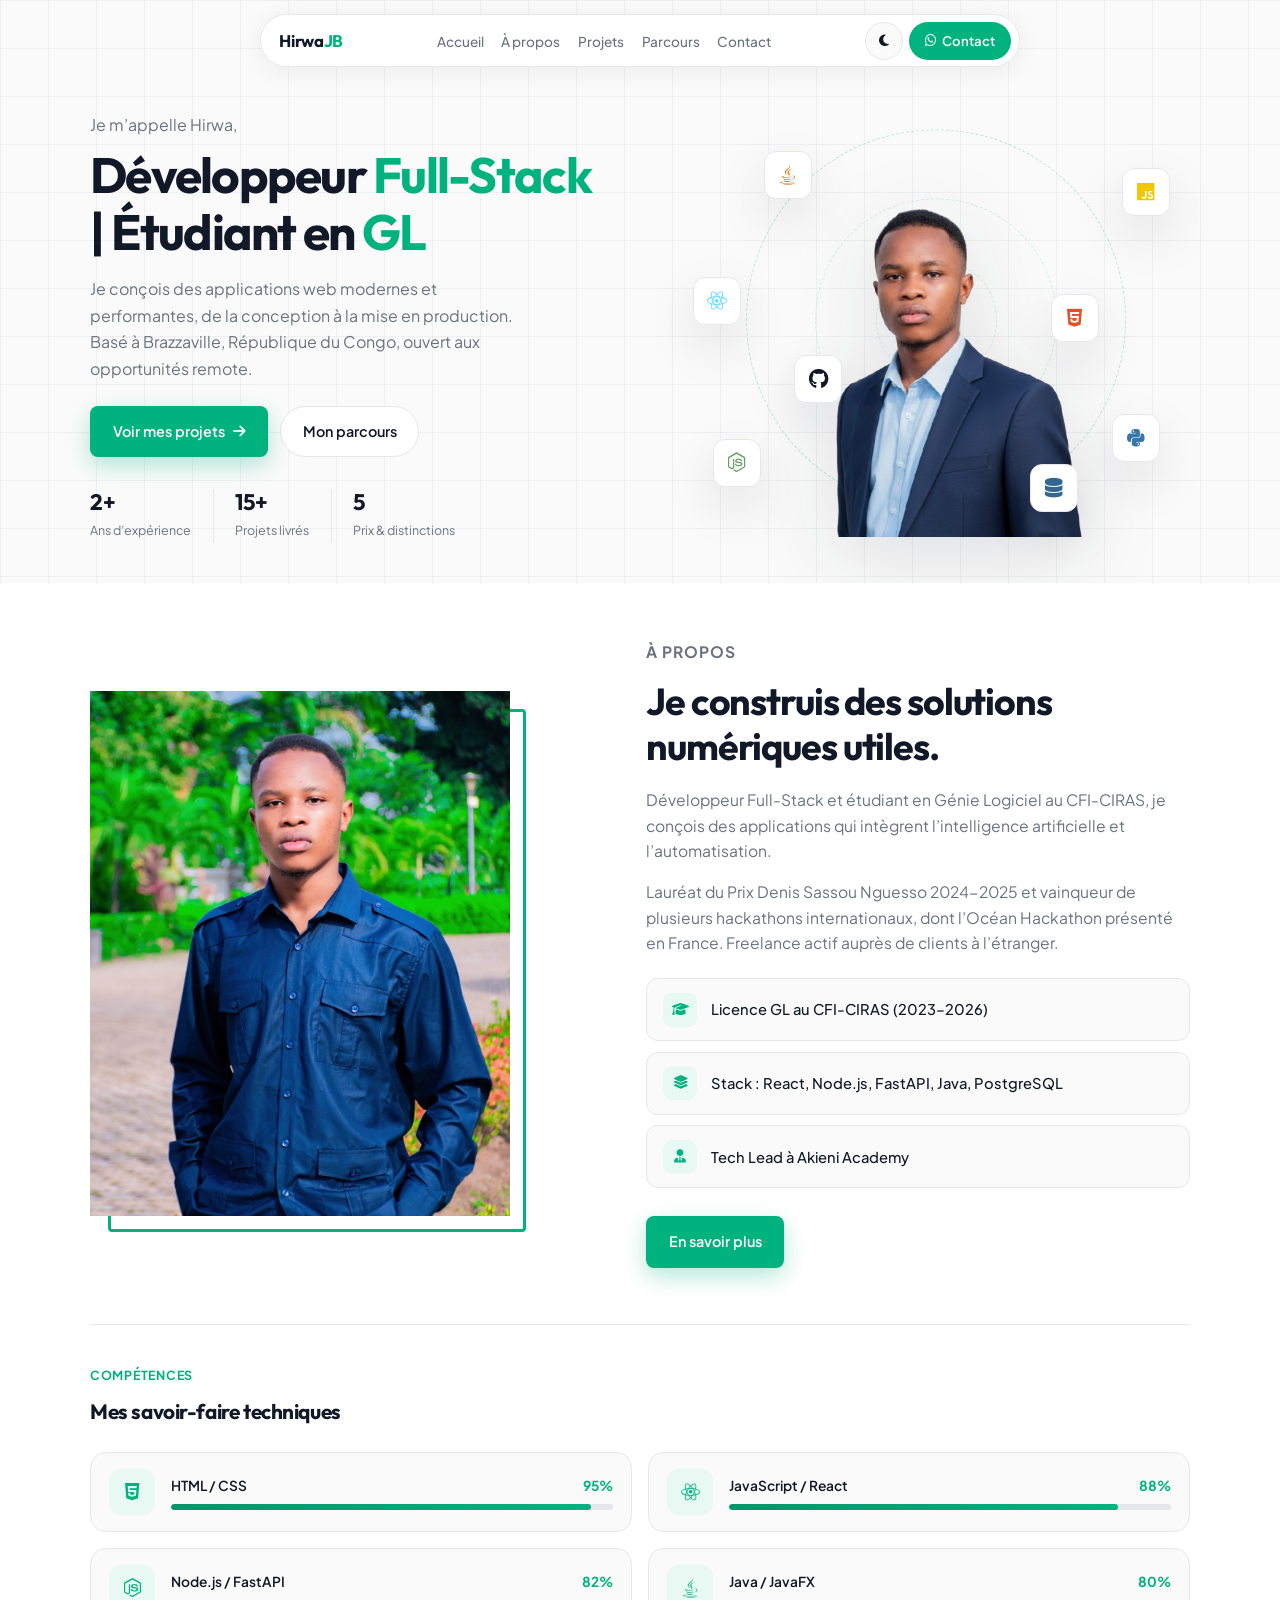
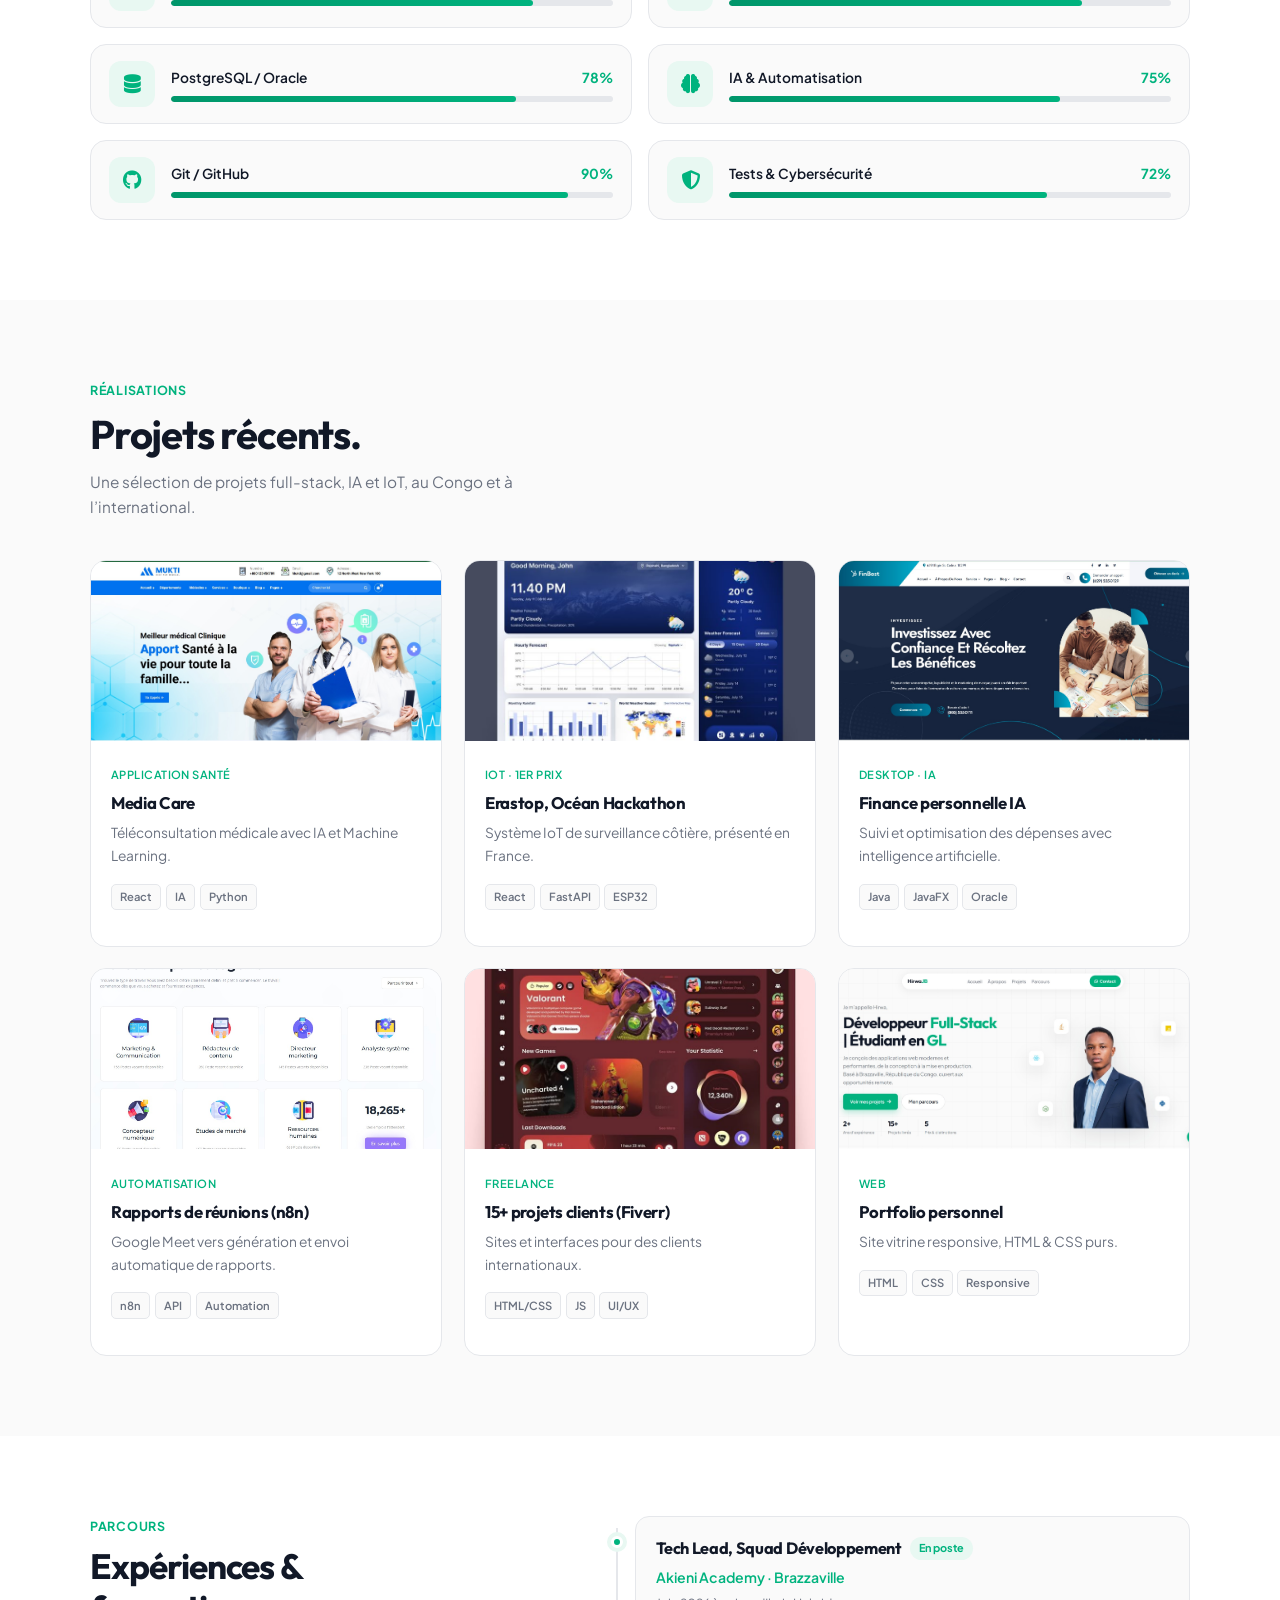
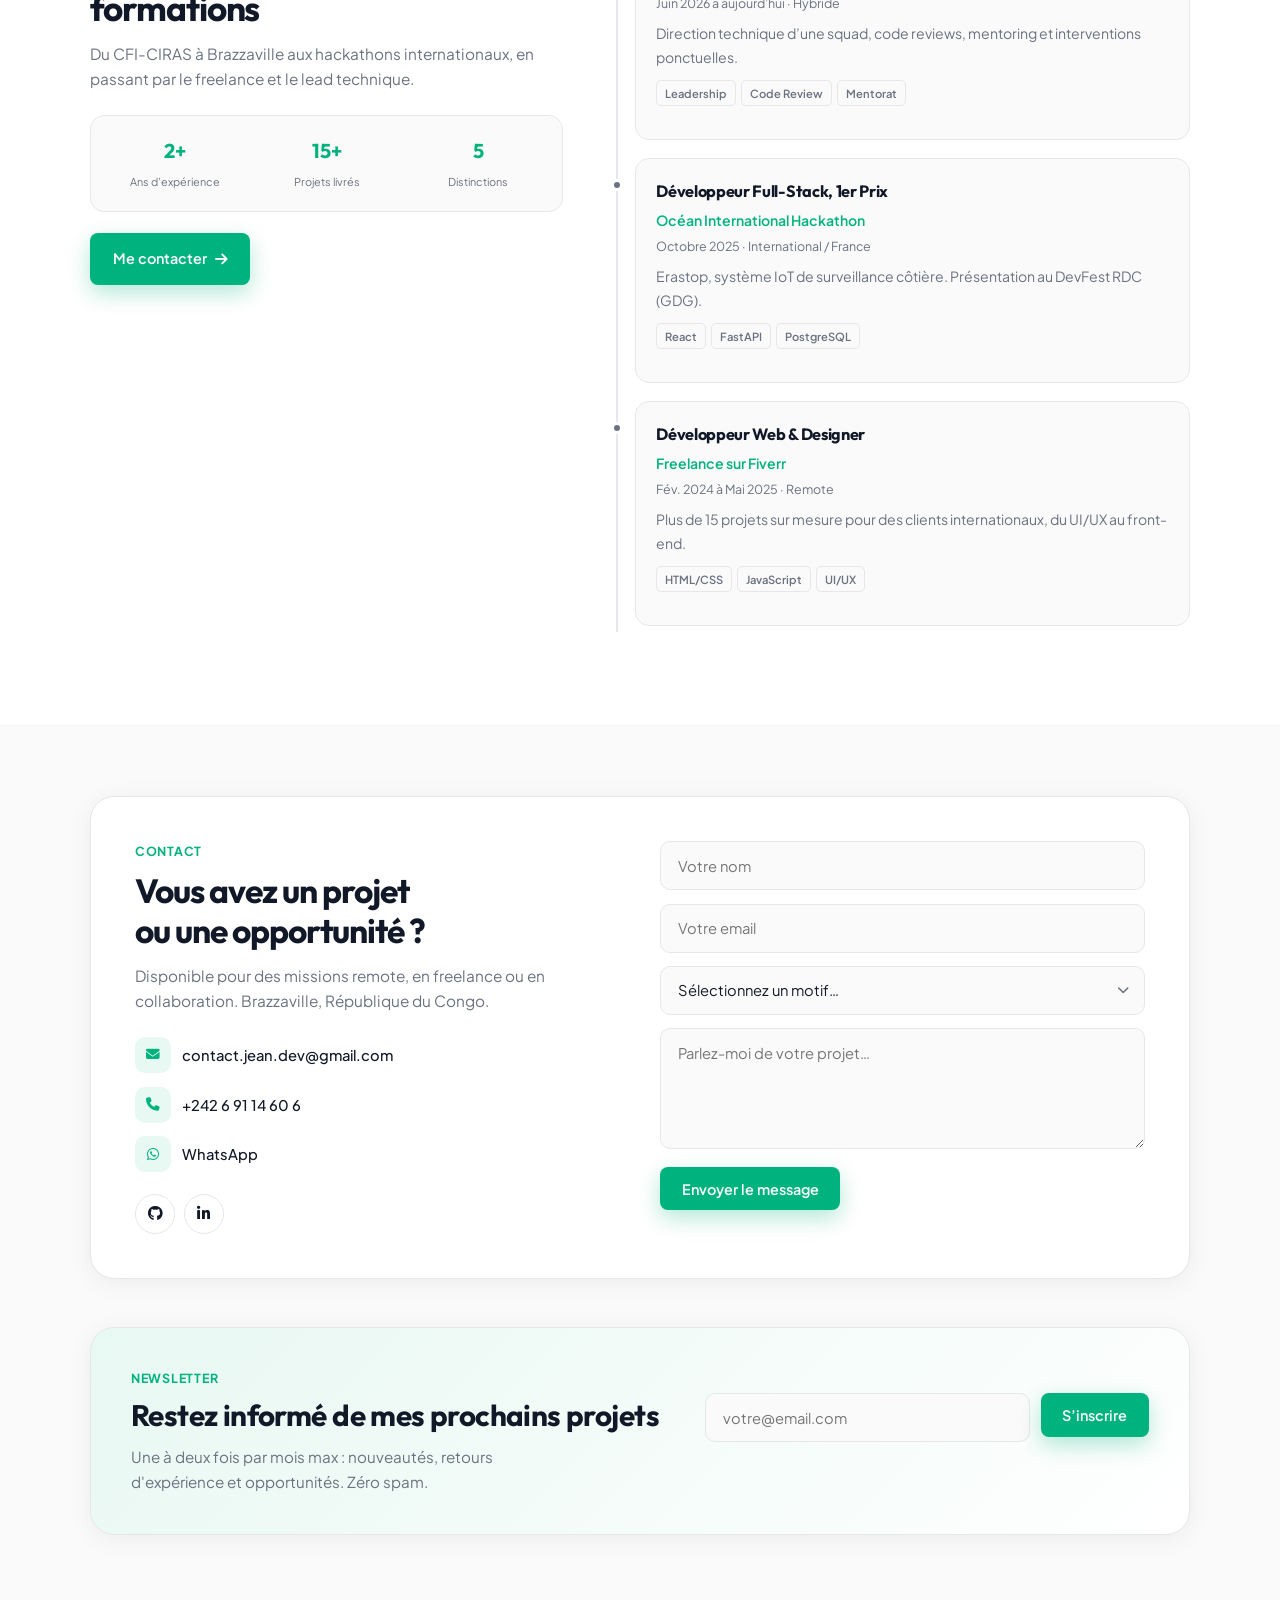
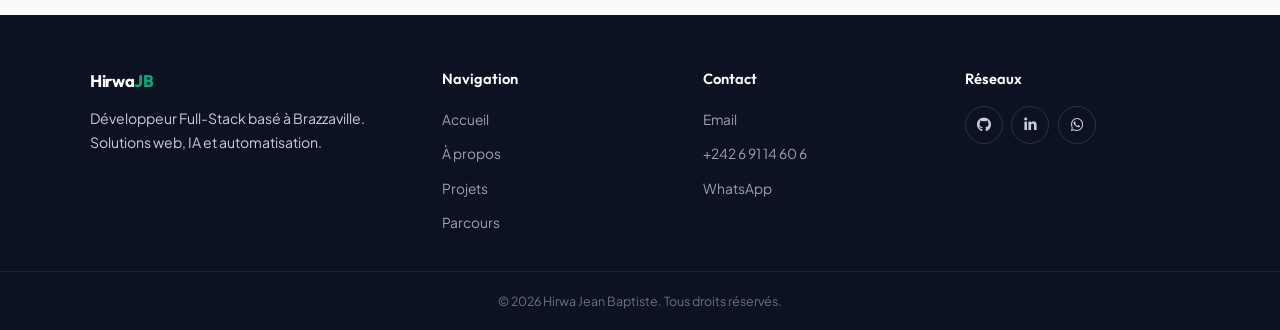
<file: index.html>
<!DOCTYPE html>
<html lang="fr">
<!-- Portfolio: accessible, responsive, dark mode -->
<head>
    <meta charset="UTF-8">
    <meta name="viewport" content="width=device-width, initial-scale=1.0">
    <meta name="author" content="Hirwa Jean Baptiste">
    <meta name="description" content="Portfolio de Hirwa Jean Baptiste, développeur Full-Stack basé à Brazzaville, République du Congo.">
    <meta name="theme-color" content="#00b37e">
    <title>Hirwa Jean Baptiste | Développeur Full-Stack</title>
    <link rel="stylesheet" href="style.css">
    <link rel="preconnect" href="https://fonts.googleapis.com">
    <link rel="preconnect" href="https://fonts.gstatic.com" crossorigin>
    <link href="https://fonts.googleapis.com/css2?family=Outfit:wght@400;500;600;700;800&family=Plus+Jakarta+Sans:wght@400;500;600;700&display=swap" rel="stylesheet">
    <link rel="stylesheet" href="https://cdnjs.cloudflare.com/ajax/libs/font-awesome/6.5.1/css/all.min.css">
    <script>
      (function () {
        var t = localStorage.getItem("theme");
        if (t === "dark" || (!t && matchMedia("(prefers-color-scheme: dark)").matches)) {
          document.documentElement.setAttribute("data-theme", "dark");
        }
      })();
    </script>
</head>
<body>

    <div id="loading-screen" aria-hidden="true">
        <div class="loader-grid" aria-hidden="true"></div>
        <div class="loader-core">
            <div class="loader-ring">
                <svg viewBox="0 0 100 100" class="loader-svg">
                    <circle class="loader-track" cx="50" cy="50" r="44"></circle>
                    <circle class="loader-progress" cx="50" cy="50" r="44"></circle>
                </svg>
                <div class="loader-mark">JB</div>
            </div>
            <p class="loader-brand">HIRWA<span>SYS</span> // BOOT</p>
            <div class="loader-terminal">
                <p id="loader-status">> Initializing kernel…</p>
            </div>
            <div class="loader-bar-wrap">
                <div class="loader-bar"><span id="loader-bar"></span></div>
                <span class="loader-pct" id="loader-pct">0%</span>
            </div>
        </div>
    </div>

    <div class="nav-overlay" id="nav-overlay" hidden></div>

    <header class="header">
        <nav class="nav" aria-label="Navigation principale">
            <a href="#accueil" class="logo">Hirwa<span>JB</span></a>

            <ul class="nav-links" id="nav-links">
                <li><a href="#accueil">Accueil</a></li>
                <li><a href="#apropos">À propos</a></li>
                <li><a href="#projets">Projets</a></li>
                <li><a href="#parcours">Parcours</a></li>
                <li><a href="#contact">Contact</a></li>
            </ul>

            <div class="nav-actions">
                <button type="button" class="theme-toggle" id="theme-toggle" aria-label="Activer le mode sombre" title="Mode clair / sombre">
                    <i class="fa-solid fa-moon" aria-hidden="true"></i>
                    <i class="fa-solid fa-sun" aria-hidden="true"></i>
                </button>
                <a href="#contact" class="nav-cta"><i class="fa-brands fa-whatsapp" aria-hidden="true"></i> Contact</a>
                <button type="button" class="nav-toggle" id="nav-toggle" aria-label="Ouvrir le menu" aria-expanded="false" aria-controls="nav-links">
                    <span class="hamburger" aria-hidden="true">
                        <span></span>
                        <span></span>
                        <span></span>
                    </span>
                </button>
            </div>
        </nav>
    </header>

    <main>

        <section class="hero" id="accueil">
            <div class="container hero-inner">
                <div class="hero-copy reveal">
                    <p class="hero-hello">Je m’appelle Hirwa,</p>
                    <h1>
                        Développeur <em>Full-Stack</em><br>
                        | Étudiant en <em>GL</em>
                    </h1>
                    <p class="hero-lead">
                        Je conçois des applications web modernes et performantes, de la conception à la mise en production.
                        Basé à Brazzaville, République du Congo, ouvert aux opportunités remote.
                    </p>
                    <div class="hero-actions">
                        <a href="#projets" class="btn btn-green">Voir mes projets <i class="fa-solid fa-arrow-right" aria-hidden="true"></i></a>
                        <a href="#parcours" class="btn btn-ghost">Mon parcours</a>
                    </div>
                    <div class="hero-stats">
                        <div>
                            <strong>2+</strong>
                            <span>Ans d’expérience</span>
                        </div>
                        <div>
                            <strong>15+</strong>
                            <span>Projets livrés</span>
                        </div>
                        <div>
                            <strong>5</strong>
                            <span>Prix &amp; distinctions</span>
                        </div>
                    </div>
                </div>

                <div class="hero-visual reveal">
                    <div class="hero-orbit" aria-hidden="true"></div>
                    <img class="hero-portrait" src="images/JBProfil-removebg-preview.png" alt="Portrait de Hirwa Jean Baptiste">
                    <div class="float-icon float-1" aria-hidden="true"><i class="fa-brands fa-react"></i></div>
                    <div class="float-icon float-2" aria-hidden="true"><i class="fa-brands fa-js"></i></div>
                    <div class="float-icon float-3" aria-hidden="true"><i class="fa-brands fa-python"></i></div>
                    <div class="float-icon float-4" aria-hidden="true"><i class="fa-brands fa-node-js"></i></div>
                    <div class="float-icon float-5" aria-hidden="true"><i class="fa-brands fa-java"></i></div>
                    <div class="float-icon float-6" aria-hidden="true"><i class="fa-brands fa-html5"></i></div>
                    <div class="float-icon float-7" aria-hidden="true"><i class="fa-brands fa-github"></i></div>
                    <div class="float-icon float-8" aria-hidden="true"><i class="fa-solid fa-database"></i></div>
                </div>
            </div>
        </section>

        <section class="about" id="apropos">
            <div class="container about-layout">
                <div class="about-media reveal">
                    <div class="about-frame" aria-hidden="true"></div>
                    <div class="about-img">
                        <img src="images/IMG-20250405-WA0015.jpg" alt="Hirwa Jean Baptiste">
                    </div>
                </div>

                <div class="about-content reveal">
                    <p class="eyebrow eyebrow-accent">À propos</p>
                    <h2>Je construis des solutions numériques utiles.</h2>
                    <p>
                        Développeur Full-Stack et étudiant en Génie Logiciel au CFI-CIRAS, je conçois des applications
                        qui intègrent l’intelligence artificielle et l’automatisation.
                    </p>
                    <p>
                        Lauréat du Prix Denis Sassou Nguesso 2024-2025 et vainqueur de plusieurs hackathons
                        internationaux, dont l’Océan Hackathon présenté en France. Freelance actif auprès
                        de clients à l’étranger.
                    </p>
                    <ul class="about-points">
                        <li>
                            <i class="fa-solid fa-graduation-cap" aria-hidden="true"></i>
                            <span>Licence GL au CFI-CIRAS (2023–2026)</span>
                        </li>
                        <li>
                            <i class="fa-solid fa-layer-group" aria-hidden="true"></i>
                            <span>Stack : React, Node.js, FastAPI, Java, PostgreSQL</span>
                        </li>
                        <li>
                            <i class="fa-solid fa-user-tie" aria-hidden="true"></i>
                            <span>Tech Lead à Akieni Academy</span>
                        </li>
                    </ul>
                    <a href="#parcours" class="btn btn-green">En savoir plus</a>
                </div>
            </div>

            <div class="container skills-block" id="competences">
                <div class="section-head section-head-sm reveal">
                    <p class="eyebrow eyebrow-accent">Compétences</p>
                    <h3>Mes savoir-faire techniques</h3>
                </div>
                <div class="skills-grid">
                    <article class="skill-card reveal">
                        <div class="skill-icon"><i class="fa-brands fa-html5" aria-hidden="true"></i></div>
                        <div class="skill-info">
                            <div class="skill-label"><h4>HTML / CSS</h4><span>95%</span></div>
                            <div class="bar"><span data-width="95%"></span></div>
                        </div>
                    </article>
                    <article class="skill-card reveal">
                        <div class="skill-icon"><i class="fa-brands fa-react" aria-hidden="true"></i></div>
                        <div class="skill-info">
                            <div class="skill-label"><h4>JavaScript / React</h4><span>88%</span></div>
                            <div class="bar"><span data-width="88%"></span></div>
                        </div>
                    </article>
                    <article class="skill-card reveal">
                        <div class="skill-icon"><i class="fa-brands fa-node-js" aria-hidden="true"></i></div>
                        <div class="skill-info">
                            <div class="skill-label"><h4>Node.js / FastAPI</h4><span>82%</span></div>
                            <div class="bar"><span data-width="82%"></span></div>
                        </div>
                    </article>
                    <article class="skill-card reveal">
                        <div class="skill-icon"><i class="fa-brands fa-java" aria-hidden="true"></i></div>
                        <div class="skill-info">
                            <div class="skill-label"><h4>Java / JavaFX</h4><span>80%</span></div>
                            <div class="bar"><span data-width="80%"></span></div>
                        </div>
                    </article>
                    <article class="skill-card reveal">
                        <div class="skill-icon"><i class="fa-solid fa-database" aria-hidden="true"></i></div>
                        <div class="skill-info">
                            <div class="skill-label"><h4>PostgreSQL / Oracle</h4><span>78%</span></div>
                            <div class="bar"><span data-width="78%"></span></div>
                        </div>
                    </article>
                    <article class="skill-card reveal">
                        <div class="skill-icon"><i class="fa-solid fa-brain" aria-hidden="true"></i></div>
                        <div class="skill-info">
                            <div class="skill-label"><h4>IA &amp; Automatisation</h4><span>75%</span></div>
                            <div class="bar"><span data-width="75%"></span></div>
                        </div>
                    </article>
                    <article class="skill-card reveal">
                        <div class="skill-icon"><i class="fa-brands fa-github" aria-hidden="true"></i></div>
                        <div class="skill-info">
                            <div class="skill-label"><h4>Git / GitHub</h4><span>90%</span></div>
                            <div class="bar"><span data-width="90%"></span></div>
                        </div>
                    </article>
                    <article class="skill-card reveal">
                        <div class="skill-icon"><i class="fa-solid fa-shield-halved" aria-hidden="true"></i></div>
                        <div class="skill-info">
                            <div class="skill-label"><h4>Tests &amp; Cybersécurité</h4><span>72%</span></div>
                            <div class="bar"><span data-width="72%"></span></div>
                        </div>
                    </article>
                </div>
            </div>
        </section>

        <section class="projects" id="projets">
            <div class="container">
                <div class="section-head reveal">
                    <p class="eyebrow eyebrow-accent">Réalisations</p>
                    <h2>Projets récents.</h2>
                    <p class="section-sub">Une sélection de projets full-stack, IA et IoT, au Congo et à l’international.</p>
                </div>

                <div class="projects-grid">
                    <a href="projets/media-care.html" class="project reveal">
                        <div class="project-img">
                            <img src="images/Image4.jpg" alt="Media Care" loading="lazy">
                            <span class="project-view">Voir le projet <i class="fa-solid fa-arrow-right" aria-hidden="true"></i></span>
                        </div>
                        <div class="project-content">
                            <span class="project-cat">Application santé</span>
                            <h3>Media Care</h3>
                            <p class="project-short">Téléconsultation médicale avec IA et Machine Learning.</p>
                            <p class="project-long">Plateforme de suivi à distance des patients, avec recommandations intelligentes basées sur le ML.</p>
                            <div class="tags"><span>React</span><span>IA</span><span>Python</span></div>
                        </div>
                    </a>

                    <a href="projets/erastop.html" class="project reveal">
                        <div class="project-img">
                            <img src="images/weather-forecast.jpg" alt="Erastop" loading="lazy">
                            <span class="project-view">Voir le projet <i class="fa-solid fa-arrow-right" aria-hidden="true"></i></span>
                        </div>
                        <div class="project-content">
                            <span class="project-cat">IoT · 1er prix</span>
                            <h3>Erastop, Océan Hackathon</h3>
                            <p class="project-short">Système IoT de surveillance côtière, présenté en France.</p>
                            <p class="project-long">React, FastAPI, PostgreSQL et ESP32. Présenté au DevFest RDC (Google Developer Groups).</p>
                            <div class="tags"><span>React</span><span>FastAPI</span><span>ESP32</span></div>
                        </div>
                    </a>

                    <a href="projets/finance-ia.html" class="project reveal">
                        <div class="project-img">
                            <img src="images/Image1.jpg" alt="Finance personnelle IA" loading="lazy">
                            <span class="project-view">Voir le projet <i class="fa-solid fa-arrow-right" aria-hidden="true"></i></span>
                        </div>
                        <div class="project-content">
                            <span class="project-cat">Desktop · IA</span>
                            <h3>Finance personnelle IA</h3>
                            <p class="project-short">Suivi et optimisation des dépenses avec intelligence artificielle.</p>
                            <p class="project-long">Application Java / JavaFX connectée à Oracle Database pour analyser et optimiser le budget.</p>
                            <div class="tags"><span>Java</span><span>JavaFX</span><span>Oracle</span></div>
                        </div>
                    </a>

                    <a href="projets/rapports-n8n.html" class="project reveal">
                        <div class="project-img">
                            <img src="images/rapport.jpg" alt="Automatisation n8n" loading="lazy">
                            <span class="project-view">Voir le projet <i class="fa-solid fa-arrow-right" aria-hidden="true"></i></span>
                        </div>
                        <div class="project-content">
                            <span class="project-cat">Automatisation</span>
                            <h3>Rapports de réunions (n8n)</h3>
                            <p class="project-short">Google Meet vers génération et envoi automatique de rapports.</p>
                            <p class="project-long">Workflow n8n qui structure les comptes-rendus et les envoie aux participants.</p>
                            <div class="tags"><span>n8n</span><span>API</span><span>Automation</span></div>
                        </div>
                    </a>

                    <a href="projets/freelance.html" class="project reveal">
                        <div class="project-img">
                            <img src="images/game-dashboard.jpg" alt="Projets freelance" loading="lazy">
                            <span class="project-view">Voir le projet <i class="fa-solid fa-arrow-right" aria-hidden="true"></i></span>
                        </div>
                        <div class="project-content">
                            <span class="project-cat">Freelance</span>
                            <h3>15+ projets clients (Fiverr)</h3>
                            <p class="project-short">Sites et interfaces pour des clients internationaux.</p>
                            <p class="project-long">Du design UI/UX à l’implémentation front-end, livrés de bout en bout.</p>
                            <div class="tags"><span>HTML/CSS</span><span>JS</span><span>UI/UX</span></div>
                        </div>
                    </a>

                    <a href="projets/portfolio.html" class="project reveal">
                        <div class="project-img">
                            <img src="images/Image2.jpg" alt="Portfolio" loading="lazy">
                            <span class="project-view">Voir le projet <i class="fa-solid fa-arrow-right" aria-hidden="true"></i></span>
                        </div>
                        <div class="project-content">
                            <span class="project-cat">Web</span>
                            <h3>Portfolio personnel</h3>
                            <p class="project-short">Site vitrine responsive, HTML &amp; CSS purs.</p>
                            <p class="project-long">Design épuré, accessible et mobile-first, sans dépendance JavaScript lourde.</p>
                            <div class="tags"><span>HTML</span><span>CSS</span><span>Responsive</span></div>
                        </div>
                    </a>
                </div>
            </div>
        </section>

        <section class="parcours" id="parcours" aria-labelledby="parcours-title">
            <div class="container parcours-layout">
                <div class="parcours-side reveal">
                    <p class="eyebrow eyebrow-accent">Parcours</p>
                    <h2 id="parcours-title">Expériences &amp;<br>formations</h2>
                    <p class="section-sub">
                        Du CFI-CIRAS à Brazzaville aux hackathons internationaux,
                        en passant par le freelance et le lead technique.
                    </p>
                    <div class="side-stats">
                        <div><strong>2+</strong><span>Ans d’expérience</span></div>
                        <div><strong>15+</strong><span>Projets livrés</span></div>
                        <div><strong>5</strong><span>Distinctions</span></div>
                    </div>
                    <a href="#contact" class="btn btn-green">Me contacter <i class="fa-solid fa-arrow-right" aria-hidden="true"></i></a>
                </div>

                <div class="timeline">
                    <article class="t-item reveal">
                        <span class="t-dot t-dot-on" aria-hidden="true"></span>
                        <div class="t-card">
                            <div class="t-top">
                                <h3>Tech Lead, Squad Développement</h3>
                                <span class="badge-on">En poste</span>
                            </div>
                            <p class="t-org">Akieni Academy · Brazzaville</p>
                            <p class="t-meta">Juin 2026 à aujourd’hui · Hybride</p>
                            <p class="t-desc">Direction technique d’une squad, code reviews, mentoring et interventions ponctuelles.</p>
                            <div class="tags"><span>Leadership</span><span>Code Review</span><span>Mentorat</span></div>
                        </div>
                    </article>

                    <article class="t-item reveal">
                        <span class="t-dot" aria-hidden="true"></span>
                        <div class="t-card">
                            <div class="t-top">
                                <h3>Développeur Full-Stack, 1er Prix</h3>
                            </div>
                            <p class="t-org">Océan International Hackathon</p>
                            <p class="t-meta">Octobre 2025 · International / France</p>
                            <p class="t-desc">Erastop, système IoT de surveillance côtière. Présentation au DevFest RDC (GDG).</p>
                            <div class="tags"><span>React</span><span>FastAPI</span><span>PostgreSQL</span></div>
                        </div>
                    </article>

                    <article class="t-item reveal">
                        <span class="t-dot" aria-hidden="true"></span>
                        <div class="t-card">
                            <div class="t-top">
                                <h3>Développeur Web &amp; Designer</h3>
                            </div>
                            <p class="t-org">Freelance sur Fiverr</p>
                            <p class="t-meta">Fév. 2024 à Mai 2025 · Remote</p>
                            <p class="t-desc">Plus de 15 projets sur mesure pour des clients internationaux, du UI/UX au front-end.</p>
                            <div class="tags"><span>HTML/CSS</span><span>JavaScript</span><span>UI/UX</span></div>
                        </div>
                    </article>
                </div>
            </div>
        </section>

        <section class="contact" id="contact">
            <div class="container contact-box reveal">
                <div class="contact-left">
                    <p class="eyebrow eyebrow-accent">Contact</p>
                    <h2>Vous avez un projet<br>ou une opportunité ?</h2>
                    <p class="section-sub">
                        Disponible pour des missions remote, en freelance ou en collaboration.
                        Brazzaville, République du Congo.
                    </p>
                    <ul class="contact-details">
                        <li>
                            <i class="fa-solid fa-envelope" aria-hidden="true"></i>
                            <a href="mailto:contact.jean.dev@gmail.com">contact.jean.dev@gmail.com</a>
                        </li>
                        <li>
                            <i class="fa-solid fa-phone" aria-hidden="true"></i>
                            <a href="tel:+24269114606">+242 6 91 14 60 6</a>
                        </li>
                        <li>
                            <i class="fa-brands fa-whatsapp" aria-hidden="true"></i>
                            <a href="https://wa.me/24269114606" target="_blank" rel="noopener noreferrer">WhatsApp</a>
                        </li>
                    </ul>
                    <div class="contact-socials">
                        <a href="https://github.com/JBixx" target="_blank" rel="noopener noreferrer" aria-label="GitHub"><i class="fa-brands fa-github"></i></a>
                        <a href="https://linkedin.com/in/hirwa-jean-b242-" target="_blank" rel="noopener noreferrer" aria-label="LinkedIn"><i class="fa-brands fa-linkedin-in"></i></a>
                    </div>
                </div>

                <form class="contact-form" action="mailto:contact.jean.dev@gmail.com" method="post" enctype="text/plain">
                    <label class="sr-only" for="nom">Nom</label>
                    <input type="text" id="nom" name="nom" placeholder="Votre nom" required autocomplete="name">

                    <label class="sr-only" for="email">Email</label>
                    <input type="email" id="email" name="email" placeholder="Votre email" required autocomplete="email">

                    <label class="sr-only" for="motif">Motif</label>
                    <div class="select-wrap">
                        <select id="motif" name="motif" required>
                            <option value="" disabled selected>Sélectionnez un motif…</option>
                            <option value="collaboration">Collaboration / projet</option>
                            <option value="freelance">Mission freelance</option>
                            <option value="emploi">Opportunité d’emploi</option>
                            <option value="autre">Autre</option>
                        </select>
                        <i class="fa-solid fa-chevron-down" aria-hidden="true"></i>
                    </div>

                    <label class="sr-only" for="message">Message</label>
                    <textarea id="message" name="message" rows="5" placeholder="Parlez-moi de votre projet…" required></textarea>

                    <button type="submit" class="btn btn-green">Envoyer le message</button>
                </form>
            </div>
        </section>

        <section class="newsletter" id="newsletter" aria-labelledby="newsletter-title">
            <div class="container newsletter-box reveal">
                <div class="newsletter-copy">
                    <p class="eyebrow eyebrow-accent">Newsletter</p>
                    <h2 id="newsletter-title">Restez informé de mes prochains projets</h2>
                    <p>Une à deux fois par mois max : nouveautés, retours d'expérience et opportunités. Zéro spam.</p>
                </div>
                <form class="newsletter-form" id="newsletter-form" novalidate>
                    <label class="sr-only" for="newsletter-email">Adresse email</label>
                    <input type="email" id="newsletter-email" name="email" placeholder="votre@email.com" required autocomplete="email">
                    <button type="submit" class="btn btn-green">S’inscrire</button>
                    <p class="newsletter-msg" id="newsletter-msg" role="status" aria-live="polite"></p>
                </form>
            </div>
        </section>

    </main>

    <footer class="footer">
        <div class="container footer-grid">
            <div class="footer-brand">
                <a href="#accueil" class="logo">Hirwa<span>JB</span></a>
                <p>Développeur Full-Stack basé à Brazzaville. Solutions web, IA et automatisation.</p>
            </div>
            <div class="footer-col">
                <h3>Navigation</h3>
                <ul>
                    <li><a href="#accueil">Accueil</a></li>
                    <li><a href="#apropos">À propos</a></li>
                    <li><a href="#projets">Projets</a></li>
                    <li><a href="#parcours">Parcours</a></li>
                </ul>
            </div>
            <div class="footer-col">
                <h3>Contact</h3>
                <ul>
                    <li><a href="mailto:contact.jean.dev@gmail.com">Email</a></li>
                    <li><a href="tel:+24269114606">+242 6 91 14 60 6</a></li>
                    <li><a href="https://wa.me/24269114606" target="_blank" rel="noopener noreferrer">WhatsApp</a></li>
                </ul>
            </div>
            <div class="footer-col">
                <h3>Réseaux</h3>
                <div class="footer-socials">
                    <a href="https://github.com/JBixx" target="_blank" rel="noopener noreferrer" aria-label="GitHub"><i class="fa-brands fa-github"></i></a>
                    <a href="https://linkedin.com/in/hirwa-jean-b242-" target="_blank" rel="noopener noreferrer" aria-label="LinkedIn"><i class="fa-brands fa-linkedin-in"></i></a>
                    <a href="https://wa.me/24269114606" target="_blank" rel="noopener noreferrer" aria-label="WhatsApp"><i class="fa-brands fa-whatsapp"></i></a>
                </div>
            </div>
        </div>
        <div class="footer-bottom">
            <div class="container">
                <p>&copy; 2026 Hirwa Jean Baptiste. Tous droits réservés.</p>
            </div>
        </div>
    </footer>

    <a href="#accueil" class="back-top" id="back-top" aria-label="Retour en haut"><i class="fa-solid fa-chevron-up"></i></a>

    <script src="script.js" defer></script>
</body>
</html>
</file>
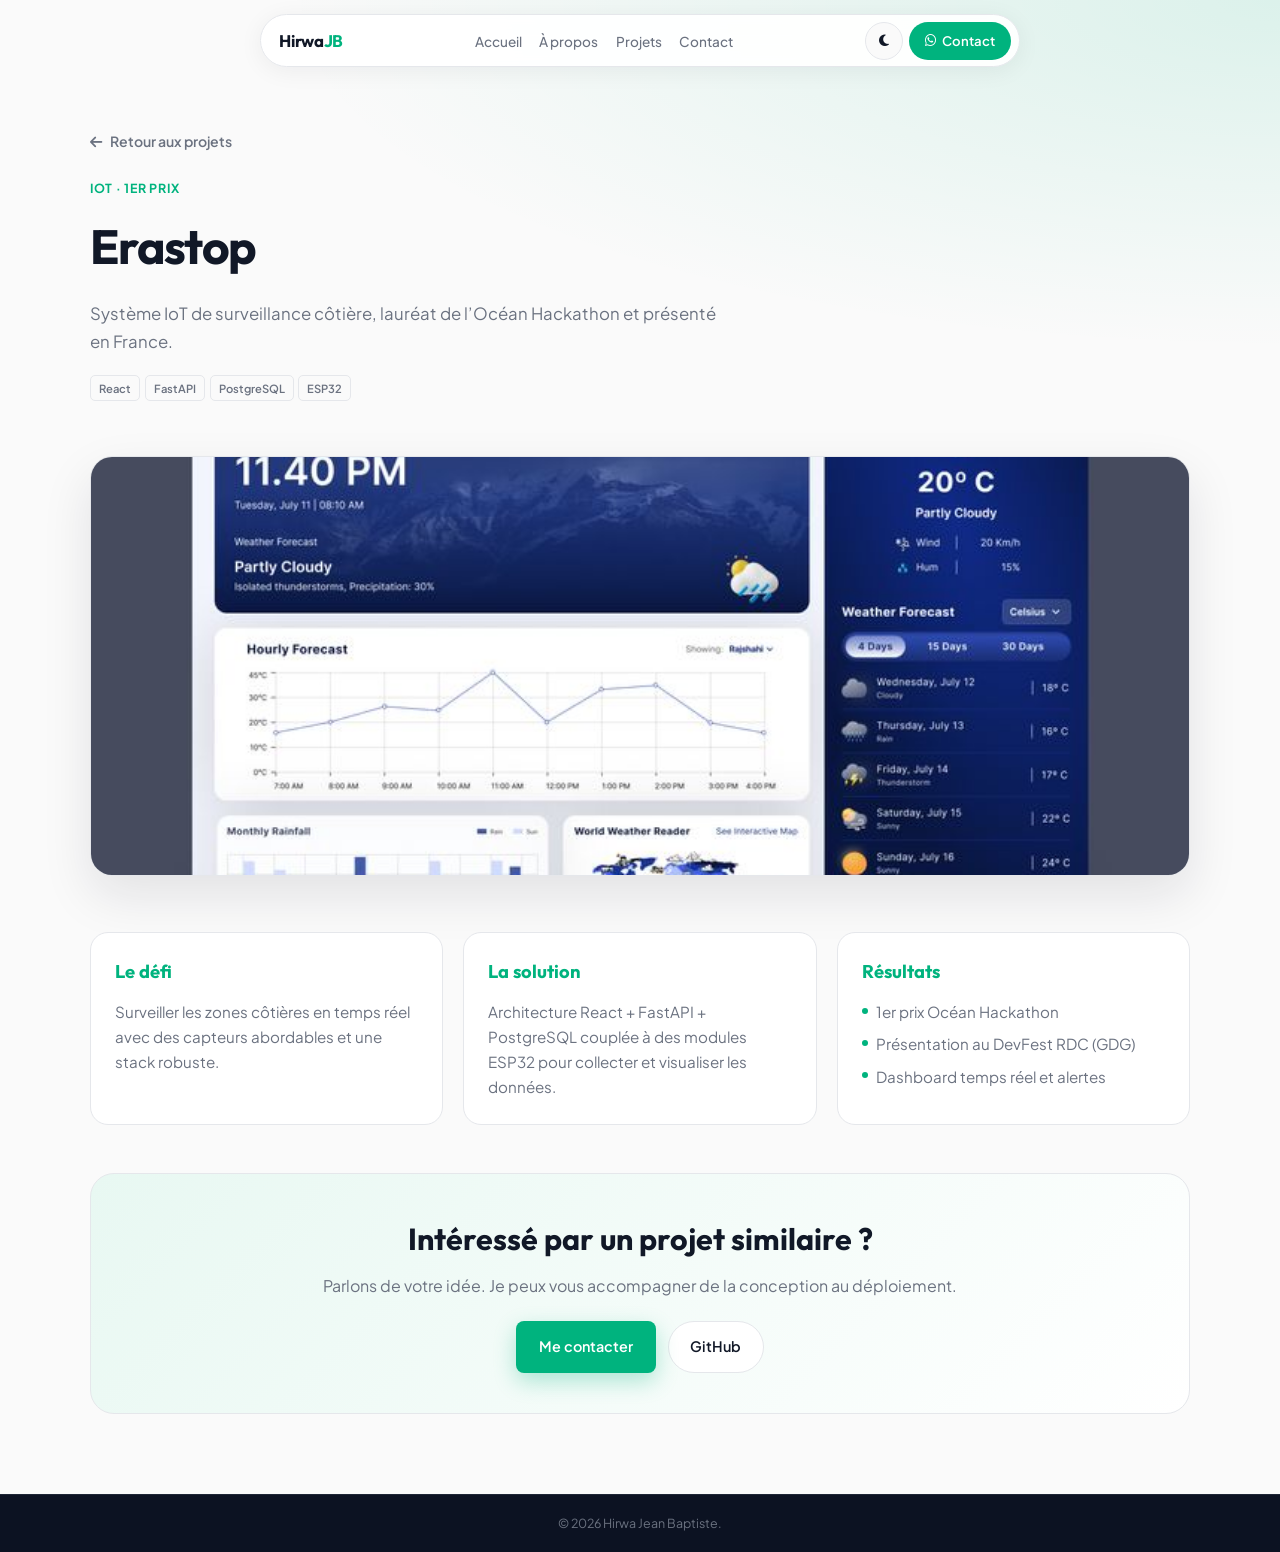
<file: projets/erastop.html>
<!DOCTYPE html>
<html lang="fr">
<head>
    <meta charset="UTF-8">
    <meta name="viewport" content="width=device-width, initial-scale=1.0">
    <meta name="author" content="Hirwa Jean Baptiste">
    <meta name="description" content="Erastop, système IoT de surveillance côtière, 1er prix Océan Hackathon.">
    <title>Erastop | Hirwa Jean Baptiste</title>
    <link rel="stylesheet" href="../style.css">
    <link rel="preconnect" href="https://fonts.googleapis.com">
    <link rel="preconnect" href="https://fonts.gstatic.com" crossorigin>
    <link href="https://fonts.googleapis.com/css2?family=Outfit:wght@400;500;600;700;800&family=Plus+Jakarta+Sans:wght@400;500;600;700&display=swap" rel="stylesheet">
    <link rel="stylesheet" href="https://cdnjs.cloudflare.com/ajax/libs/font-awesome/6.5.1/css/all.min.css">
    <script>
      (function () {
        var t = localStorage.getItem("theme");
        if (t === "dark" || (!t && matchMedia("(prefers-color-scheme: dark)").matches)) {
          document.documentElement.setAttribute("data-theme", "dark");
        }
      })();
    </script>
</head>
<body class="page-project">
    <header class="header">
        <nav class="nav" aria-label="Navigation principale">
            <a href="../index.html" class="logo">Hirwa<span>JB</span></a>
            <ul class="nav-links" id="nav-links">
                <li><a href="../index.html#accueil">Accueil</a></li>
                <li><a href="../index.html#apropos">À propos</a></li>
                <li><a href="../index.html#projets">Projets</a></li>
                <li><a href="../index.html#contact">Contact</a></li>
            </ul>
            <div class="nav-actions">
                <button type="button" class="theme-toggle" id="theme-toggle" aria-label="Activer le mode sombre">
                    <i class="fa-solid fa-moon" aria-hidden="true"></i>
                    <i class="fa-solid fa-sun" aria-hidden="true"></i>
                </button>
                <a href="../index.html#contact" class="nav-cta"><i class="fa-brands fa-whatsapp" aria-hidden="true"></i> Contact</a>
                <button type="button" class="nav-toggle" id="nav-toggle" aria-label="Ouvrir le menu" aria-expanded="false" aria-controls="nav-links">
                    <span class="hamburger" aria-hidden="true"><span></span><span></span><span></span></span>
                </button>
            </div>
        </nav>
    </header>
    <div class="nav-overlay" id="nav-overlay" hidden></div>
    <main>
        <section class="pd-hero">
            <div class="container">
                <a href="../index.html#projets" class="pd-back reveal"><i class="fa-solid fa-arrow-left" aria-hidden="true"></i> Retour aux projets</a>
                <p class="eyebrow eyebrow-accent reveal">IoT · 1er prix</p>
                <h1 class="reveal">Erastop</h1>
                <p class="pd-lead reveal">Système IoT de surveillance côtière, lauréat de l’Océan Hackathon et présenté en France.</p>
                <div class="tags reveal"><span>React</span><span>FastAPI</span><span>PostgreSQL</span><span>ESP32</span></div>
            </div>
        </section>
        <section class="pd-cover reveal">
            <div class="container"><img src="../images/weather-forecast.jpg" alt="Erastop"></div>
        </section>
        <section class="pd-body">
            <div class="container pd-grid">
                <article class="pd-card reveal">
                    <h2>Le défi</h2>
                    <p>Surveiller les zones côtières en temps réel avec des capteurs abordables et une stack robuste.</p>
                </article>
                <article class="pd-card reveal">
                    <h2>La solution</h2>
                    <p>Architecture React + FastAPI + PostgreSQL couplée à des modules ESP32 pour collecter et visualiser les données.</p>
                </article>
                <article class="pd-card reveal">
                    <h2>Résultats</h2>
                    <ul>
                        <li>1er prix Océan Hackathon</li>
                        <li>Présentation au DevFest RDC (GDG)</li>
                        <li>Dashboard temps réel et alertes</li>
                    </ul>
                </article>
            </div>
        </section>
        <section class="pd-cta">
            <div class="container pd-cta-box reveal">
                <h2>Intéressé par un projet similaire ?</h2>
                <p>Parlons de votre idée. Je peux vous accompagner de la conception au déploiement.</p>
                <div class="pd-cta-actions">
                    <a href="../index.html#contact" class="btn btn-green">Me contacter</a>
                    <a href="https://github.com/JBixx" class="btn btn-ghost" target="_blank" rel="noopener noreferrer">GitHub</a>
                </div>
            </div>
        </section>
    </main>
    <footer class="footer">
        <div class="footer-bottom"><div class="container"><p>&copy; 2026 Hirwa Jean Baptiste.</p></div></div>
    </footer>
    <script src="../script.js" defer></script>
</body>
</html>
</file>
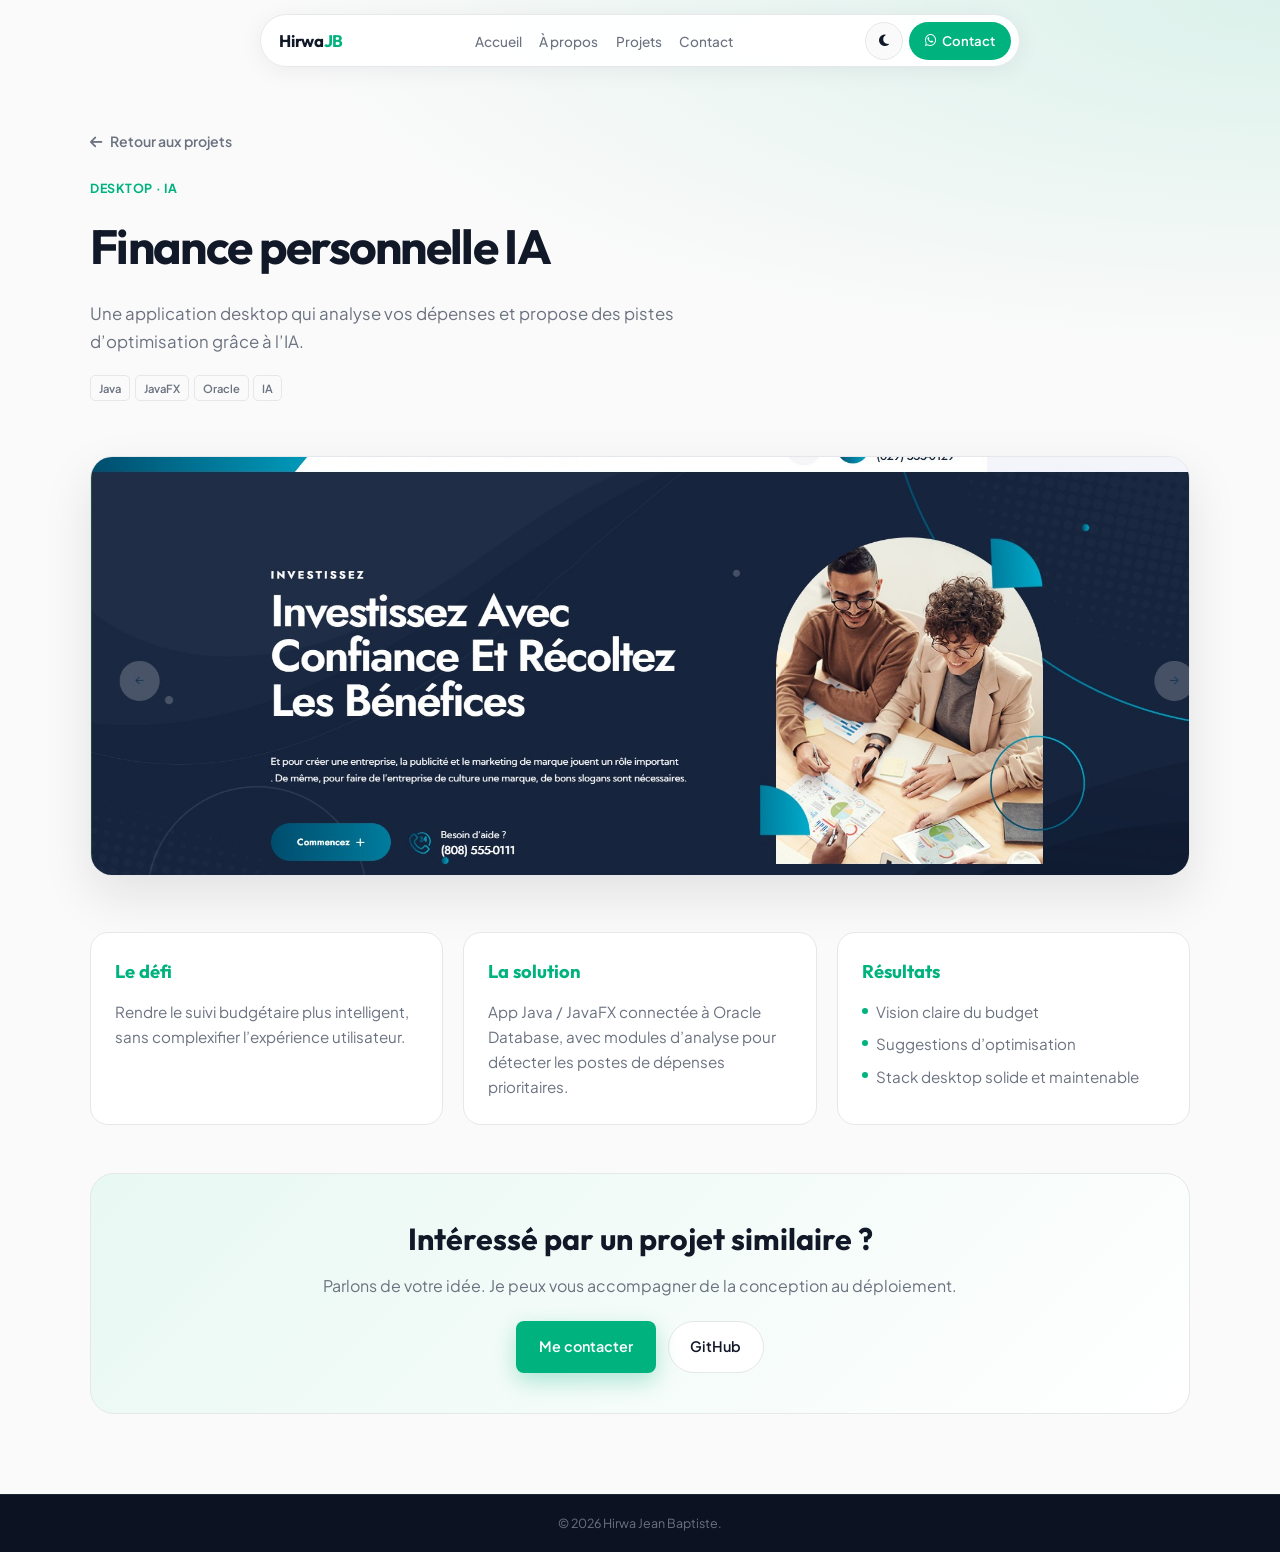
<file: projets/finance-ia.html>
<!DOCTYPE html>
<html lang="fr">
<head>
    <meta charset="UTF-8">
    <meta name="viewport" content="width=device-width, initial-scale=1.0">
    <meta name="author" content="Hirwa Jean Baptiste">
    <meta name="description" content="Finance personnelle IA, application desktop Java pour optimiser le budget.">
    <title>Finance personnelle IA | Hirwa Jean Baptiste</title>
    <link rel="stylesheet" href="../style.css">
    <link rel="preconnect" href="https://fonts.googleapis.com">
    <link rel="preconnect" href="https://fonts.gstatic.com" crossorigin>
    <link href="https://fonts.googleapis.com/css2?family=Outfit:wght@400;500;600;700;800&family=Plus+Jakarta+Sans:wght@400;500;600;700&display=swap" rel="stylesheet">
    <link rel="stylesheet" href="https://cdnjs.cloudflare.com/ajax/libs/font-awesome/6.5.1/css/all.min.css">
    <script>
      (function () {
        var t = localStorage.getItem("theme");
        if (t === "dark" || (!t && matchMedia("(prefers-color-scheme: dark)").matches)) {
          document.documentElement.setAttribute("data-theme", "dark");
        }
      })();
    </script>
</head>
<body class="page-project">
    <header class="header">
        <nav class="nav" aria-label="Navigation principale">
            <a href="../index.html" class="logo">Hirwa<span>JB</span></a>
            <ul class="nav-links" id="nav-links">
                <li><a href="../index.html#accueil">Accueil</a></li>
                <li><a href="../index.html#apropos">À propos</a></li>
                <li><a href="../index.html#projets">Projets</a></li>
                <li><a href="../index.html#contact">Contact</a></li>
            </ul>
            <div class="nav-actions">
                <button type="button" class="theme-toggle" id="theme-toggle" aria-label="Activer le mode sombre">
                    <i class="fa-solid fa-moon" aria-hidden="true"></i>
                    <i class="fa-solid fa-sun" aria-hidden="true"></i>
                </button>
                <a href="../index.html#contact" class="nav-cta"><i class="fa-brands fa-whatsapp" aria-hidden="true"></i> Contact</a>
                <button type="button" class="nav-toggle" id="nav-toggle" aria-label="Ouvrir le menu" aria-expanded="false" aria-controls="nav-links">
                    <span class="hamburger" aria-hidden="true"><span></span><span></span><span></span></span>
                </button>
            </div>
        </nav>
    </header>
    <div class="nav-overlay" id="nav-overlay" hidden></div>
    <main>
        <section class="pd-hero">
            <div class="container">
                <a href="../index.html#projets" class="pd-back reveal"><i class="fa-solid fa-arrow-left" aria-hidden="true"></i> Retour aux projets</a>
                <p class="eyebrow eyebrow-accent reveal">Desktop · IA</p>
                <h1 class="reveal">Finance personnelle IA</h1>
                <p class="pd-lead reveal">Une application desktop qui analyse vos dépenses et propose des pistes d’optimisation grâce à l’IA.</p>
                <div class="tags reveal"><span>Java</span><span>JavaFX</span><span>Oracle</span><span>IA</span></div>
            </div>
        </section>
        <section class="pd-cover reveal">
            <div class="container"><img src="../images/Image1.jpg" alt="Finance personnelle IA"></div>
        </section>
        <section class="pd-body">
            <div class="container pd-grid">
                <article class="pd-card reveal">
                    <h2>Le défi</h2>
                    <p>Rendre le suivi budgétaire plus intelligent, sans complexifier l’expérience utilisateur.</p>
                </article>
                <article class="pd-card reveal">
                    <h2>La solution</h2>
                    <p>App Java / JavaFX connectée à Oracle Database, avec modules d’analyse pour détecter les postes de dépenses prioritaires.</p>
                </article>
                <article class="pd-card reveal">
                    <h2>Résultats</h2>
                    <ul>
                        <li>Vision claire du budget</li>
                        <li>Suggestions d’optimisation</li>
                        <li>Stack desktop solide et maintenable</li>
                    </ul>
                </article>
            </div>
        </section>
        <section class="pd-cta">
            <div class="container pd-cta-box reveal">
                <h2>Intéressé par un projet similaire ?</h2>
                <p>Parlons de votre idée. Je peux vous accompagner de la conception au déploiement.</p>
                <div class="pd-cta-actions">
                    <a href="../index.html#contact" class="btn btn-green">Me contacter</a>
                    <a href="https://github.com/JBixx" class="btn btn-ghost" target="_blank" rel="noopener noreferrer">GitHub</a>
                </div>
            </div>
        </section>
    </main>
    <footer class="footer">
        <div class="footer-bottom"><div class="container"><p>&copy; 2026 Hirwa Jean Baptiste.</p></div></div>
    </footer>
    <script src="../script.js" defer></script>
</body>
</html>
</file>
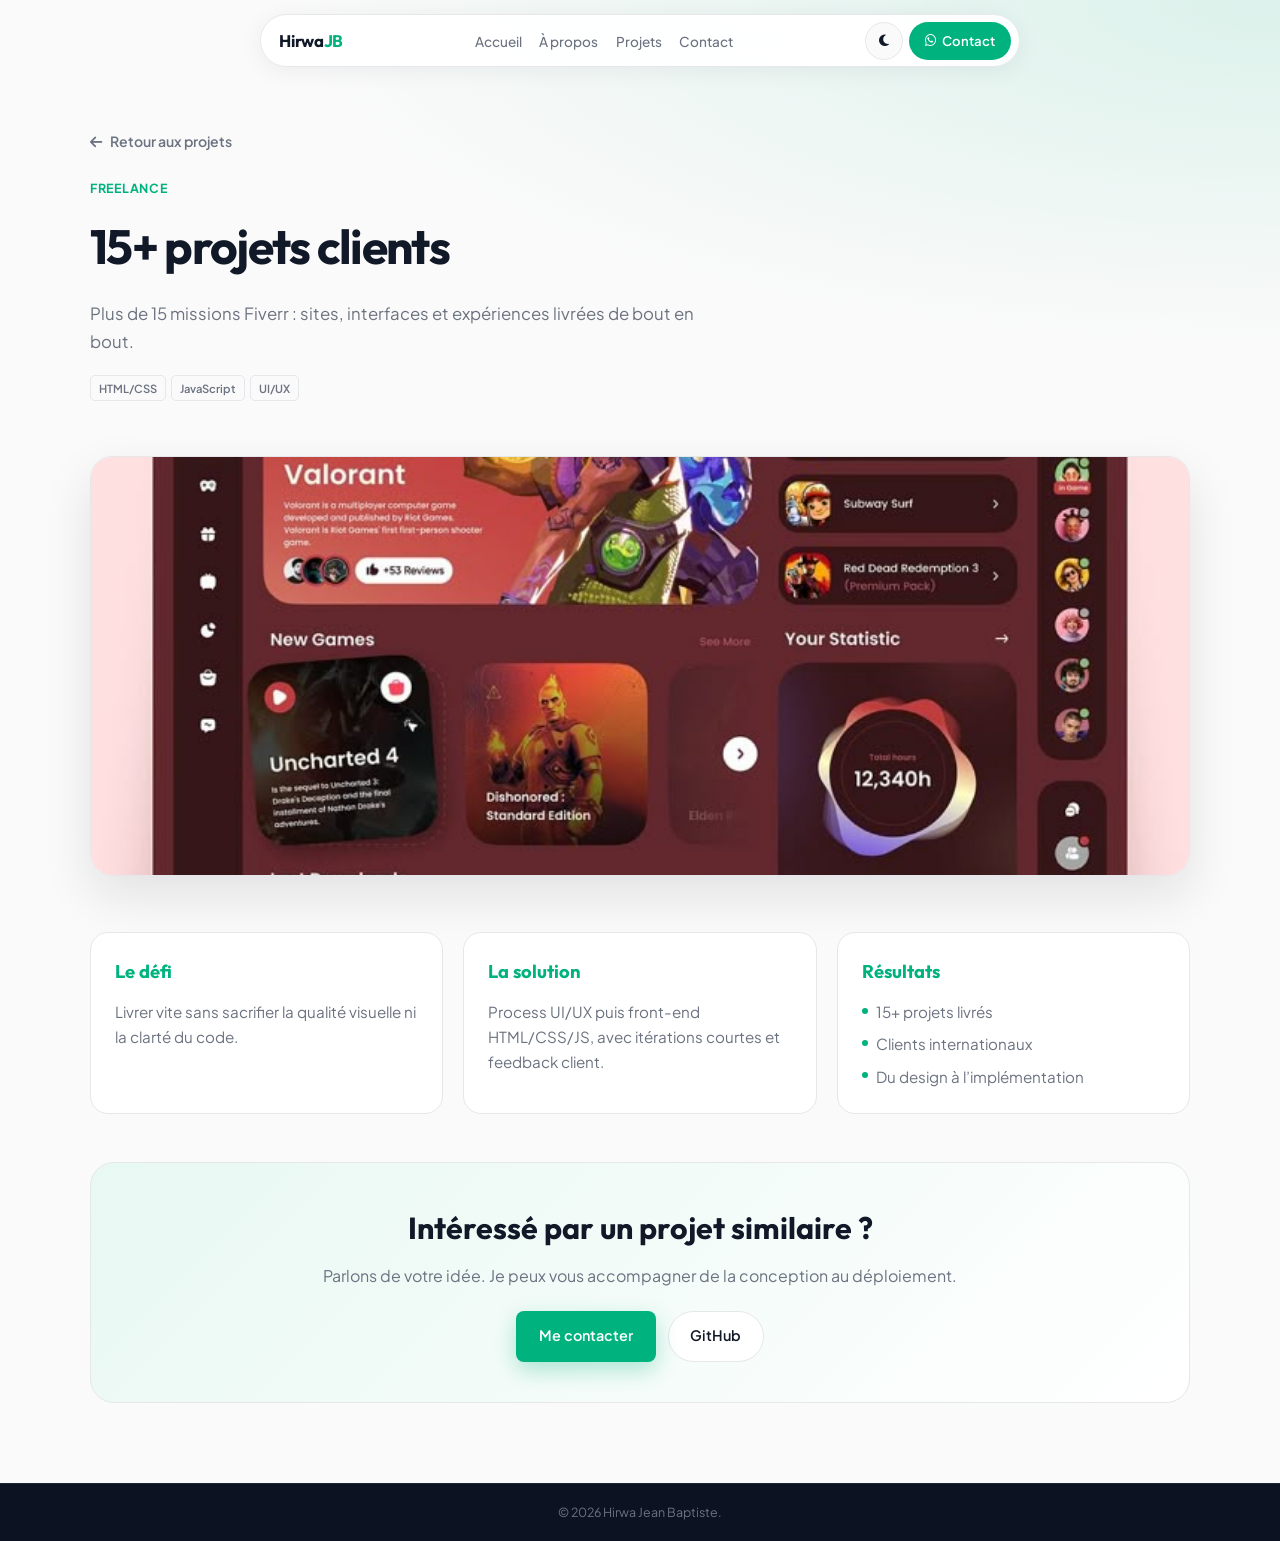
<file: projets/freelance.html>
<!DOCTYPE html>
<html lang="fr">
<head>
    <meta charset="UTF-8">
    <meta name="viewport" content="width=device-width, initial-scale=1.0">
    <meta name="author" content="Hirwa Jean Baptiste">
    <meta name="description" content="Plus de 15 projets freelance web et UI/UX pour clients internationaux.">
    <title>15+ projets clients | Hirwa Jean Baptiste</title>
    <link rel="stylesheet" href="../style.css">
    <link rel="preconnect" href="https://fonts.googleapis.com">
    <link rel="preconnect" href="https://fonts.gstatic.com" crossorigin>
    <link href="https://fonts.googleapis.com/css2?family=Outfit:wght@400;500;600;700;800&family=Plus+Jakarta+Sans:wght@400;500;600;700&display=swap" rel="stylesheet">
    <link rel="stylesheet" href="https://cdnjs.cloudflare.com/ajax/libs/font-awesome/6.5.1/css/all.min.css">
    <script>
      (function () {
        var t = localStorage.getItem("theme");
        if (t === "dark" || (!t && matchMedia("(prefers-color-scheme: dark)").matches)) {
          document.documentElement.setAttribute("data-theme", "dark");
        }
      })();
    </script>
</head>
<body class="page-project">
    <header class="header">
        <nav class="nav" aria-label="Navigation principale">
            <a href="../index.html" class="logo">Hirwa<span>JB</span></a>
            <ul class="nav-links" id="nav-links">
                <li><a href="../index.html#accueil">Accueil</a></li>
                <li><a href="../index.html#apropos">À propos</a></li>
                <li><a href="../index.html#projets">Projets</a></li>
                <li><a href="../index.html#contact">Contact</a></li>
            </ul>
            <div class="nav-actions">
                <button type="button" class="theme-toggle" id="theme-toggle" aria-label="Activer le mode sombre">
                    <i class="fa-solid fa-moon" aria-hidden="true"></i>
                    <i class="fa-solid fa-sun" aria-hidden="true"></i>
                </button>
                <a href="../index.html#contact" class="nav-cta"><i class="fa-brands fa-whatsapp" aria-hidden="true"></i> Contact</a>
                <button type="button" class="nav-toggle" id="nav-toggle" aria-label="Ouvrir le menu" aria-expanded="false" aria-controls="nav-links">
                    <span class="hamburger" aria-hidden="true"><span></span><span></span><span></span></span>
                </button>
            </div>
        </nav>
    </header>
    <div class="nav-overlay" id="nav-overlay" hidden></div>
    <main>
        <section class="pd-hero">
            <div class="container">
                <a href="../index.html#projets" class="pd-back reveal"><i class="fa-solid fa-arrow-left" aria-hidden="true"></i> Retour aux projets</a>
                <p class="eyebrow eyebrow-accent reveal">Freelance</p>
                <h1 class="reveal">15+ projets clients</h1>
                <p class="pd-lead reveal">Plus de 15 missions Fiverr : sites, interfaces et expériences livrées de bout en bout.</p>
                <div class="tags reveal"><span>HTML/CSS</span><span>JavaScript</span><span>UI/UX</span></div>
            </div>
        </section>
        <section class="pd-cover reveal">
            <div class="container"><img src="../images/game-dashboard.jpg" alt="Projets freelance"></div>
        </section>
        <section class="pd-body">
            <div class="container pd-grid">
                <article class="pd-card reveal">
                    <h2>Le défi</h2>
                    <p>Livrer vite sans sacrifier la qualité visuelle ni la clarté du code.</p>
                </article>
                <article class="pd-card reveal">
                    <h2>La solution</h2>
                    <p>Process UI/UX puis front-end HTML/CSS/JS, avec itérations courtes et feedback client.</p>
                </article>
                <article class="pd-card reveal">
                    <h2>Résultats</h2>
                    <ul>
                        <li>15+ projets livrés</li>
                        <li>Clients internationaux</li>
                        <li>Du design à l’implémentation</li>
                    </ul>
                </article>
            </div>
        </section>
        <section class="pd-cta">
            <div class="container pd-cta-box reveal">
                <h2>Intéressé par un projet similaire ?</h2>
                <p>Parlons de votre idée. Je peux vous accompagner de la conception au déploiement.</p>
                <div class="pd-cta-actions">
                    <a href="../index.html#contact" class="btn btn-green">Me contacter</a>
                    <a href="https://github.com/JBixx" class="btn btn-ghost" target="_blank" rel="noopener noreferrer">GitHub</a>
                </div>
            </div>
        </section>
    </main>
    <footer class="footer">
        <div class="footer-bottom"><div class="container"><p>&copy; 2026 Hirwa Jean Baptiste.</p></div></div>
    </footer>
    <script src="../script.js" defer></script>
</body>
</html>
</file>
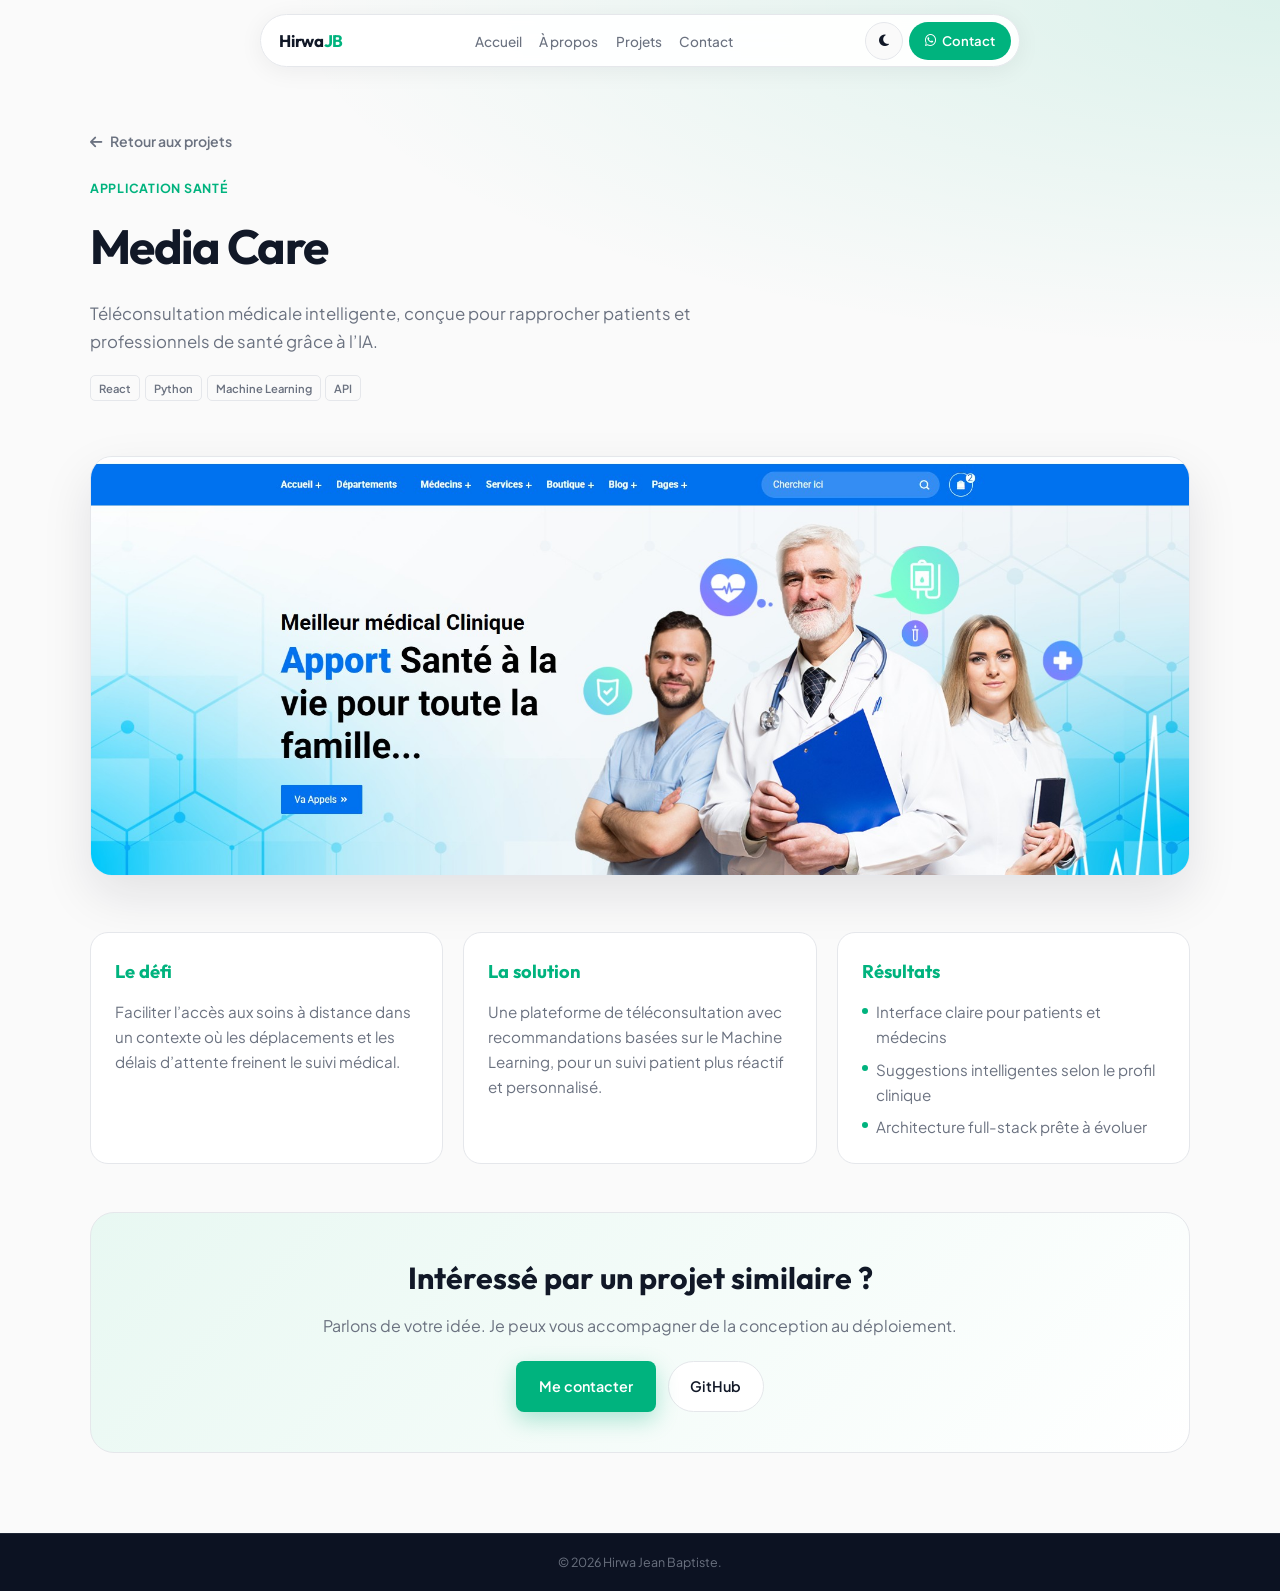
<file: projets/media-care.html>
<!DOCTYPE html>
<html lang="fr">
<head>
    <meta charset="UTF-8">
    <meta name="viewport" content="width=device-width, initial-scale=1.0">
    <meta name="author" content="Hirwa Jean Baptiste">
    <meta name="description" content="Media Care — plateforme de téléconsultation médicale avec IA.">
    <title>Media Care | Hirwa Jean Baptiste</title>
    <link rel="stylesheet" href="../style.css">
    <link rel="preconnect" href="https://fonts.googleapis.com">
    <link rel="preconnect" href="https://fonts.gstatic.com" crossorigin>
    <link href="https://fonts.googleapis.com/css2?family=Outfit:wght@400;500;600;700;800&family=Plus+Jakarta+Sans:wght@400;500;600;700&display=swap" rel="stylesheet">
    <link rel="stylesheet" href="https://cdnjs.cloudflare.com/ajax/libs/font-awesome/6.5.1/css/all.min.css">
    <script>
      (function () {
        var t = localStorage.getItem("theme");
        if (t === "dark" || (!t && matchMedia("(prefers-color-scheme: dark)").matches)) {
          document.documentElement.setAttribute("data-theme", "dark");
        }
      })();
    </script>
</head>
<body class="page-project">
    <header class="header">
        <nav class="nav" aria-label="Navigation principale">
            <a href="../index.html" class="logo">Hirwa<span>JB</span></a>
            <ul class="nav-links" id="nav-links">
                <li><a href="../index.html#accueil">Accueil</a></li>
                <li><a href="../index.html#apropos">À propos</a></li>
                <li><a href="../index.html#projets">Projets</a></li>
                <li><a href="../index.html#contact">Contact</a></li>
            </ul>
            <div class="nav-actions">
                <button type="button" class="theme-toggle" id="theme-toggle" aria-label="Activer le mode sombre">
                    <i class="fa-solid fa-moon" aria-hidden="true"></i>
                    <i class="fa-solid fa-sun" aria-hidden="true"></i>
                </button>
                <a href="../index.html#contact" class="nav-cta"><i class="fa-brands fa-whatsapp" aria-hidden="true"></i> Contact</a>
                <button type="button" class="nav-toggle" id="nav-toggle" aria-label="Ouvrir le menu" aria-expanded="false" aria-controls="nav-links">
                    <span class="hamburger" aria-hidden="true"><span></span><span></span><span></span></span>
                </button>
            </div>
        </nav>
    </header>
    <div class="nav-overlay" id="nav-overlay" hidden></div>

    <main>
        <section class="pd-hero">
            <div class="container">
                <a href="../index.html#projets" class="pd-back reveal"><i class="fa-solid fa-arrow-left" aria-hidden="true"></i> Retour aux projets</a>
                <p class="eyebrow eyebrow-accent reveal">Application santé</p>
                <h1 class="reveal">Media Care</h1>
                <p class="pd-lead reveal">Téléconsultation médicale intelligente, conçue pour rapprocher patients et professionnels de santé grâce à l’IA.</p>
                <div class="tags reveal"><span>React</span><span>Python</span><span>Machine Learning</span><span>API</span></div>
            </div>
        </section>

        <section class="pd-cover reveal">
            <div class="container">
                <img src="../images/Image4.jpg" alt="Aperçu Media Care">
            </div>
        </section>

        <section class="pd-body">
            <div class="container pd-grid">
                <article class="pd-card reveal">
                    <h2>Le défi</h2>
                    <p>Faciliter l’accès aux soins à distance dans un contexte où les déplacements et les délais d’attente freinent le suivi médical.</p>
                </article>
                <article class="pd-card reveal">
                    <h2>La solution</h2>
                    <p>Une plateforme de téléconsultation avec recommandations basées sur le Machine Learning, pour un suivi patient plus réactif et personnalisé.</p>
                </article>
                <article class="pd-card reveal">
                    <h2>Résultats</h2>
                    <ul>
                        <li>Interface claire pour patients et médecins</li>
                        <li>Suggestions intelligentes selon le profil clinique</li>
                        <li>Architecture full-stack prête à évoluer</li>
                    </ul>
                </article>
            </div>
        </section>

        <section class="pd-cta">
            <div class="container pd-cta-box reveal">
                <h2>Intéressé par un projet similaire ?</h2>
                <p>Parlons de votre idée. Je peux vous accompagner de la conception au déploiement.</p>
                <div class="pd-cta-actions">
                    <a href="../index.html#contact" class="btn btn-green">Me contacter</a>
                    <a href="https://github.com/JBixx" class="btn btn-ghost" target="_blank" rel="noopener noreferrer">GitHub</a>
                </div>
            </div>
        </section>
    </main>

    <footer class="footer">
        <div class="footer-bottom">
            <div class="container"><p>&copy; 2026 Hirwa Jean Baptiste.</p></div>
        </div>
    </footer>
    <script src="../script.js" defer></script>
</body>
</html>
</file>
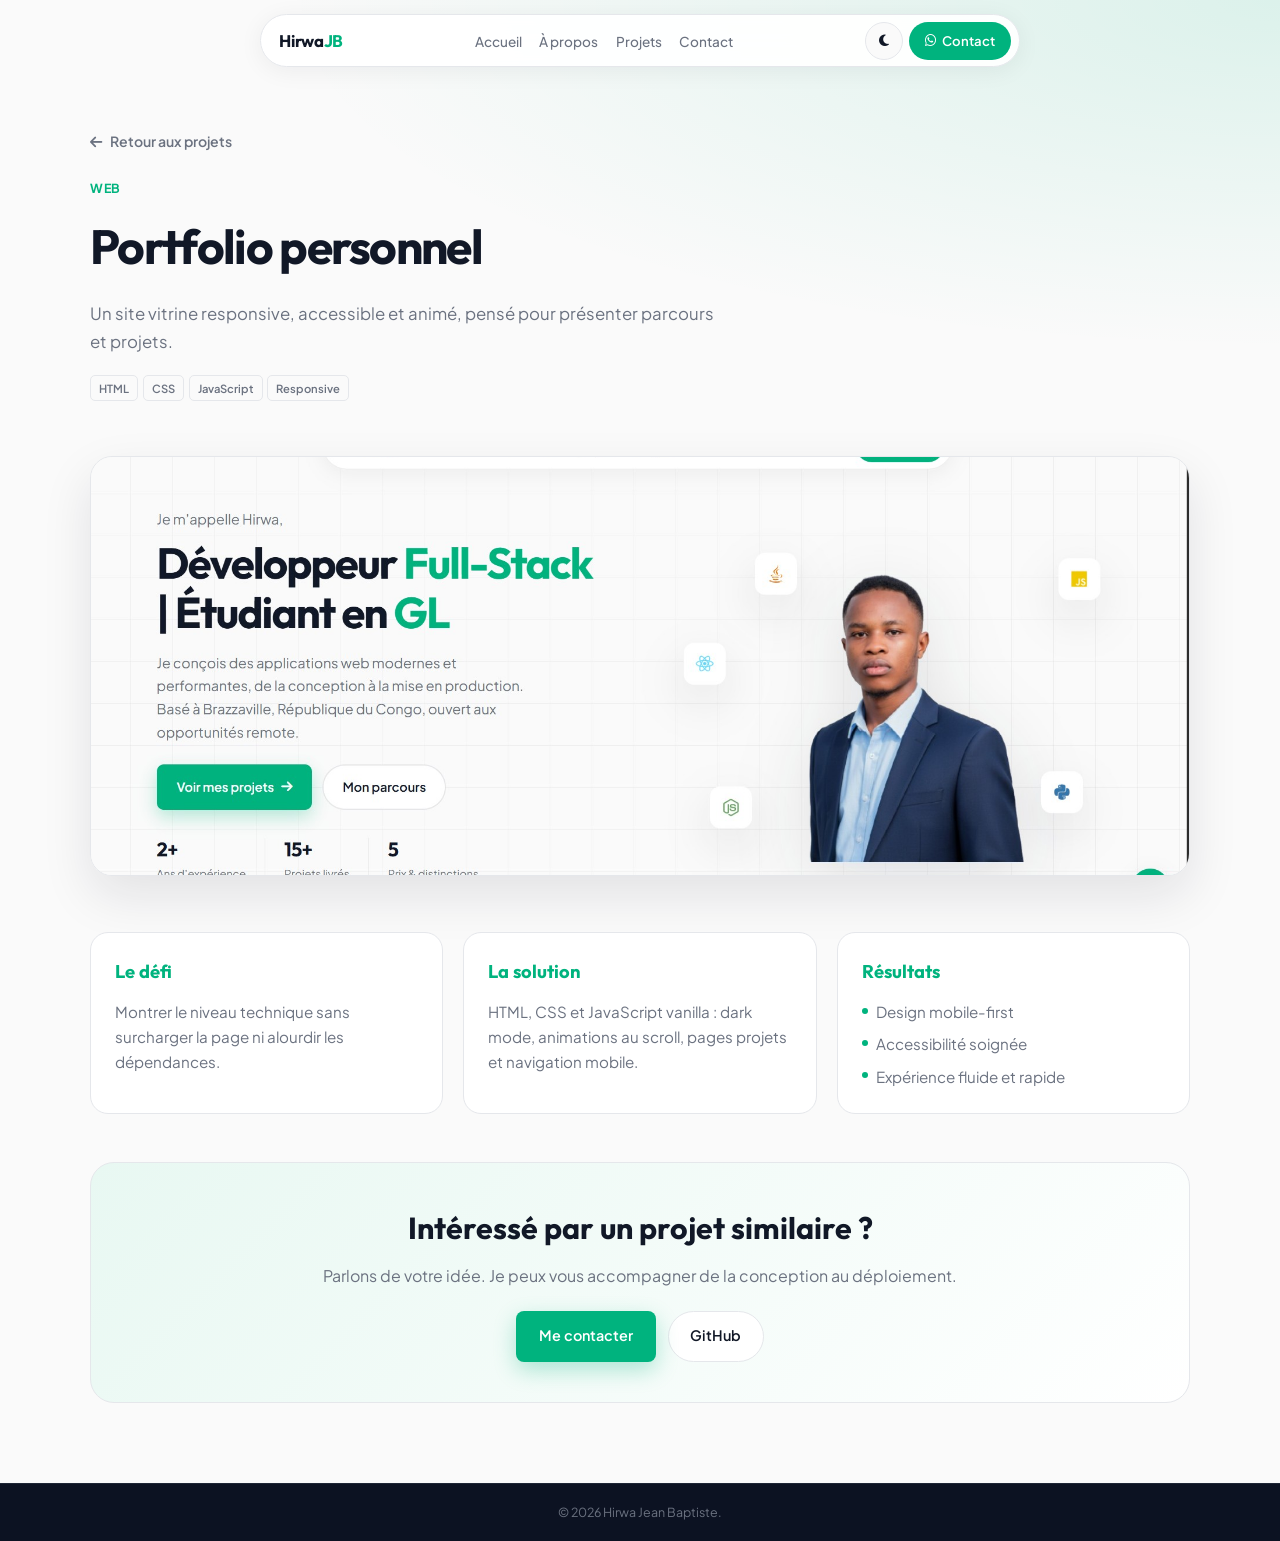
<file: projets/portfolio.html>
<!DOCTYPE html>
<html lang="fr">
<head>
    <meta charset="UTF-8">
    <meta name="viewport" content="width=device-width, initial-scale=1.0">
    <meta name="author" content="Hirwa Jean Baptiste">
    <meta name="description" content="Portfolio personnel de Hirwa Jean Baptiste, développeur Full-Stack.">
    <title>Portfolio personnel | Hirwa Jean Baptiste</title>
    <link rel="stylesheet" href="../style.css">
    <link rel="preconnect" href="https://fonts.googleapis.com">
    <link rel="preconnect" href="https://fonts.gstatic.com" crossorigin>
    <link href="https://fonts.googleapis.com/css2?family=Outfit:wght@400;500;600;700;800&family=Plus+Jakarta+Sans:wght@400;500;600;700&display=swap" rel="stylesheet">
    <link rel="stylesheet" href="https://cdnjs.cloudflare.com/ajax/libs/font-awesome/6.5.1/css/all.min.css">
    <script>
      (function () {
        var t = localStorage.getItem("theme");
        if (t === "dark" || (!t && matchMedia("(prefers-color-scheme: dark)").matches)) {
          document.documentElement.setAttribute("data-theme", "dark");
        }
      })();
    </script>
</head>
<body class="page-project">
    <header class="header">
        <nav class="nav" aria-label="Navigation principale">
            <a href="../index.html" class="logo">Hirwa<span>JB</span></a>
            <ul class="nav-links" id="nav-links">
                <li><a href="../index.html#accueil">Accueil</a></li>
                <li><a href="../index.html#apropos">À propos</a></li>
                <li><a href="../index.html#projets">Projets</a></li>
                <li><a href="../index.html#contact">Contact</a></li>
            </ul>
            <div class="nav-actions">
                <button type="button" class="theme-toggle" id="theme-toggle" aria-label="Activer le mode sombre">
                    <i class="fa-solid fa-moon" aria-hidden="true"></i>
                    <i class="fa-solid fa-sun" aria-hidden="true"></i>
                </button>
                <a href="../index.html#contact" class="nav-cta"><i class="fa-brands fa-whatsapp" aria-hidden="true"></i> Contact</a>
                <button type="button" class="nav-toggle" id="nav-toggle" aria-label="Ouvrir le menu" aria-expanded="false" aria-controls="nav-links">
                    <span class="hamburger" aria-hidden="true"><span></span><span></span><span></span></span>
                </button>
            </div>
        </nav>
    </header>
    <div class="nav-overlay" id="nav-overlay" hidden></div>
    <main>
        <section class="pd-hero">
            <div class="container">
                <a href="../index.html#projets" class="pd-back reveal"><i class="fa-solid fa-arrow-left" aria-hidden="true"></i> Retour aux projets</a>
                <p class="eyebrow eyebrow-accent reveal">Web</p>
                <h1 class="reveal">Portfolio personnel</h1>
                <p class="pd-lead reveal">Un site vitrine responsive, accessible et animé, pensé pour présenter parcours et projets.</p>
                <div class="tags reveal"><span>HTML</span><span>CSS</span><span>JavaScript</span><span>Responsive</span></div>
            </div>
        </section>
        <section class="pd-cover reveal">
            <div class="container"><img src="../images/Image2.jpg" alt="Portfolio"></div>
        </section>
        <section class="pd-body">
            <div class="container pd-grid">
                <article class="pd-card reveal">
                    <h2>Le défi</h2>
                    <p>Montrer le niveau technique sans surcharger la page ni alourdir les dépendances.</p>
                </article>
                <article class="pd-card reveal">
                    <h2>La solution</h2>
                    <p>HTML, CSS et JavaScript vanilla : dark mode, animations au scroll, pages projets et navigation mobile.</p>
                </article>
                <article class="pd-card reveal">
                    <h2>Résultats</h2>
                    <ul>
                        <li>Design mobile-first</li>
                        <li>Accessibilité soignée</li>
                        <li>Expérience fluide et rapide</li>
                    </ul>
                </article>
            </div>
        </section>
        <section class="pd-cta">
            <div class="container pd-cta-box reveal">
                <h2>Intéressé par un projet similaire ?</h2>
                <p>Parlons de votre idée. Je peux vous accompagner de la conception au déploiement.</p>
                <div class="pd-cta-actions">
                    <a href="../index.html#contact" class="btn btn-green">Me contacter</a>
                    <a href="https://github.com/JBixx/Portfolio" class="btn btn-ghost" target="_blank" rel="noopener noreferrer">GitHub</a>
                </div>
            </div>
        </section>
    </main>
    <footer class="footer">
        <div class="footer-bottom"><div class="container"><p>&copy; 2026 Hirwa Jean Baptiste.</p></div></div>
    </footer>
    <script src="../script.js" defer></script>
</body>
</html>
</file>
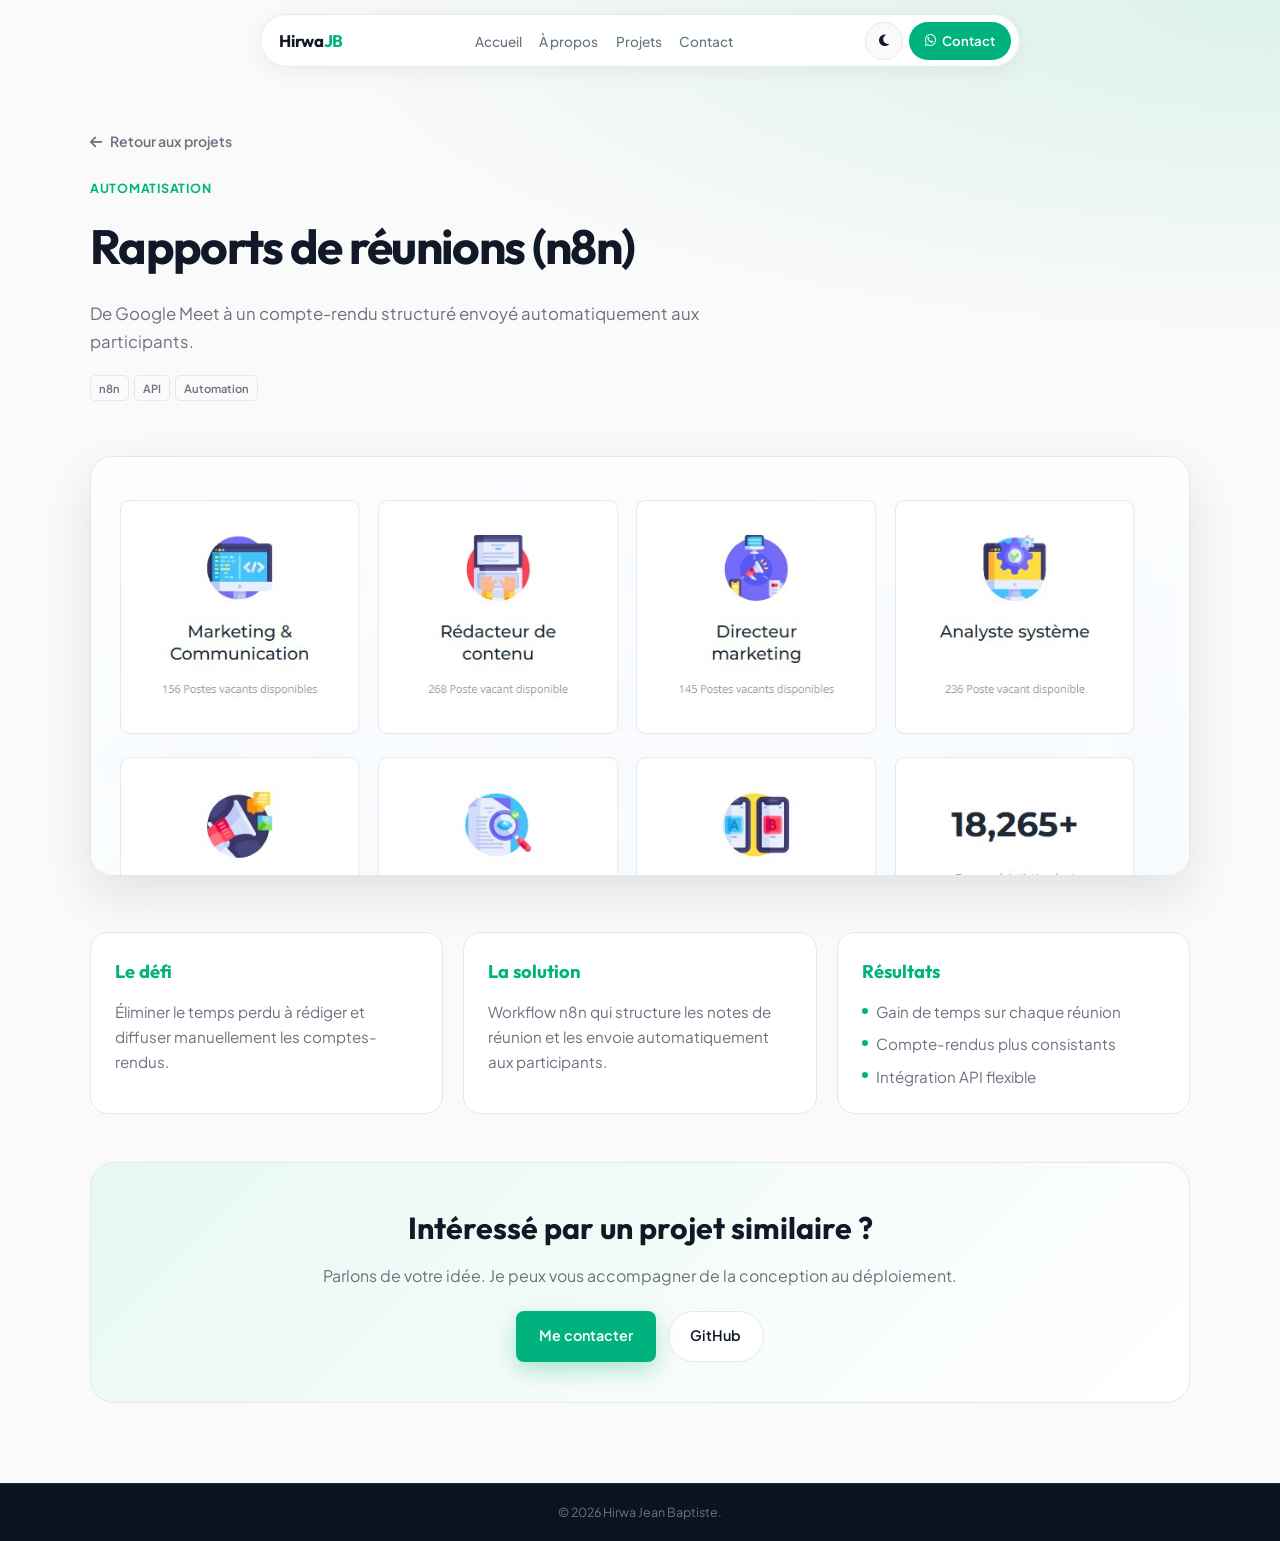
<file: projets/rapports-n8n.html>
<!DOCTYPE html>
<html lang="fr">
<head>
    <meta charset="UTF-8">
    <meta name="viewport" content="width=device-width, initial-scale=1.0">
    <meta name="author" content="Hirwa Jean Baptiste">
    <meta name="description" content="Automatisation des rapports de réunions avec n8n.">
    <title>Rapports de réunions (n8n) | Hirwa Jean Baptiste</title>
    <link rel="stylesheet" href="../style.css">
    <link rel="preconnect" href="https://fonts.googleapis.com">
    <link rel="preconnect" href="https://fonts.gstatic.com" crossorigin>
    <link href="https://fonts.googleapis.com/css2?family=Outfit:wght@400;500;600;700;800&family=Plus+Jakarta+Sans:wght@400;500;600;700&display=swap" rel="stylesheet">
    <link rel="stylesheet" href="https://cdnjs.cloudflare.com/ajax/libs/font-awesome/6.5.1/css/all.min.css">
    <script>
      (function () {
        var t = localStorage.getItem("theme");
        if (t === "dark" || (!t && matchMedia("(prefers-color-scheme: dark)").matches)) {
          document.documentElement.setAttribute("data-theme", "dark");
        }
      })();
    </script>
</head>
<body class="page-project">
    <header class="header">
        <nav class="nav" aria-label="Navigation principale">
            <a href="../index.html" class="logo">Hirwa<span>JB</span></a>
            <ul class="nav-links" id="nav-links">
                <li><a href="../index.html#accueil">Accueil</a></li>
                <li><a href="../index.html#apropos">À propos</a></li>
                <li><a href="../index.html#projets">Projets</a></li>
                <li><a href="../index.html#contact">Contact</a></li>
            </ul>
            <div class="nav-actions">
                <button type="button" class="theme-toggle" id="theme-toggle" aria-label="Activer le mode sombre">
                    <i class="fa-solid fa-moon" aria-hidden="true"></i>
                    <i class="fa-solid fa-sun" aria-hidden="true"></i>
                </button>
                <a href="../index.html#contact" class="nav-cta"><i class="fa-brands fa-whatsapp" aria-hidden="true"></i> Contact</a>
                <button type="button" class="nav-toggle" id="nav-toggle" aria-label="Ouvrir le menu" aria-expanded="false" aria-controls="nav-links">
                    <span class="hamburger" aria-hidden="true"><span></span><span></span><span></span></span>
                </button>
            </div>
        </nav>
    </header>
    <div class="nav-overlay" id="nav-overlay" hidden></div>
    <main>
        <section class="pd-hero">
            <div class="container">
                <a href="../index.html#projets" class="pd-back reveal"><i class="fa-solid fa-arrow-left" aria-hidden="true"></i> Retour aux projets</a>
                <p class="eyebrow eyebrow-accent reveal">Automatisation</p>
                <h1 class="reveal">Rapports de réunions (n8n)</h1>
                <p class="pd-lead reveal">De Google Meet à un compte-rendu structuré envoyé automatiquement aux participants.</p>
                <div class="tags reveal"><span>n8n</span><span>API</span><span>Automation</span></div>
            </div>
        </section>
        <section class="pd-cover reveal">
            <div class="container"><img src="../images/rapport.jpg" alt="Rapports n8n"></div>
        </section>
        <section class="pd-body">
            <div class="container pd-grid">
                <article class="pd-card reveal">
                    <h2>Le défi</h2>
                    <p>Éliminer le temps perdu à rédiger et diffuser manuellement les comptes-rendus.</p>
                </article>
                <article class="pd-card reveal">
                    <h2>La solution</h2>
                    <p>Workflow n8n qui structure les notes de réunion et les envoie automatiquement aux participants.</p>
                </article>
                <article class="pd-card reveal">
                    <h2>Résultats</h2>
                    <ul>
                        <li>Gain de temps sur chaque réunion</li>
                        <li>Compte-rendus plus consistants</li>
                        <li>Intégration API flexible</li>
                    </ul>
                </article>
            </div>
        </section>
        <section class="pd-cta">
            <div class="container pd-cta-box reveal">
                <h2>Intéressé par un projet similaire ?</h2>
                <p>Parlons de votre idée. Je peux vous accompagner de la conception au déploiement.</p>
                <div class="pd-cta-actions">
                    <a href="../index.html#contact" class="btn btn-green">Me contacter</a>
                    <a href="https://github.com/JBixx" class="btn btn-ghost" target="_blank" rel="noopener noreferrer">GitHub</a>
                </div>
            </div>
        </section>
    </main>
    <footer class="footer">
        <div class="footer-bottom"><div class="container"><p>&copy; 2026 Hirwa Jean Baptiste.</p></div></div>
    </footer>
    <script src="../script.js" defer></script>
</body>
</html>
</file>
<file: style.css>
/* Hirwa Jean Baptiste - Portfolio */
/* Dark mode, hamburger nav, scroll reveals */

:root {
  --green: #00b37e;
  --green-dark: #00966a;
  --green-soft: #e8f8f2;
  --ink: #111827;
  --muted: #6b7280;
  --line: #e5e7eb;
  --bg: #fafafa;
  --surface: #ffffff;
  --white: #ffffff;
  --shadow: 0 4px 24px rgba(17, 24, 39, 0.06);
  --shadow-lg: 0 20px 50px rgba(17, 24, 39, 0.1);
  --radius: 16px;
  --font: "Plus Jakarta Sans", sans-serif;
  --display: "Outfit", sans-serif;
  --nav-bg: rgba(255, 255, 255, 0.92);
  --grid-line: rgba(229, 231, 235, 0.55);
  --footer-bg: #0c1222;
  --transition: 0.25s ease;
}

[data-theme="dark"] {
  --green: #1dd6a0;
  --green-dark: #14b888;
  --green-soft: #14352c;
  --ink: #f3f4f6;
  --muted: #9ca3af;
  --line: #2a3344;
  --bg: #0b0f19;
  --surface: #121826;
  --white: #121826;
  --shadow: 0 4px 24px rgba(0, 0, 0, 0.35);
  --shadow-lg: 0 20px 50px rgba(0, 0, 0, 0.45);
  --nav-bg: rgba(18, 24, 38, 0.92);
  --grid-line: rgba(42, 51, 68, 0.7);
  --footer-bg: #070a12;
  color-scheme: dark;
}

*,
*::before,
*::after {
  margin: 0;
  padding: 0;
  box-sizing: border-box;
}

html {
  scroll-behavior: smooth;
}

body {
  font-family: var(--font);
  color: var(--ink);
  background: var(--bg);
  line-height: 1.65;
  -webkit-font-smoothing: antialiased;
  transition: background var(--transition), color var(--transition);
}

body.menu-open {
  overflow: hidden;
}

img {
  max-width: 100%;
  display: block;
}

a {
  text-decoration: none;
  color: inherit;
}

ul {
  list-style: none;
}

.container {
  width: min(1100px, 92%);
  margin: 0 auto;
}

.sr-only {
  position: absolute;
  width: 1px;
  height: 1px;
  overflow: hidden;
  clip: rect(0, 0, 0, 0);
}

/* Loader — boot sequence tech */
#loading-screen {
  position: fixed;
  inset: 0;
  z-index: 9999;
  display: flex;
  align-items: center;
  justify-content: center;
  background: #05080f;
  color: #e8eef7;
  overflow: hidden;
  transition: opacity 0.55s ease, visibility 0.55s ease;
}

#loading-screen.is-done {
  opacity: 0;
  visibility: hidden;
  pointer-events: none;
}

.loader-grid {
  position: absolute;
  inset: 0;
  background-image:
    linear-gradient(rgba(0, 179, 126, 0.08) 1px, transparent 1px),
    linear-gradient(90deg, rgba(0, 179, 126, 0.08) 1px, transparent 1px);
  background-size: 40px 40px;
  mask-image: radial-gradient(circle at center, black 20%, transparent 75%);
  animation: grid-pulse 2.4s ease-in-out infinite;
}

.loader-core {
  position: relative;
  z-index: 1;
  width: min(360px, 88vw);
  text-align: center;
}

.loader-ring {
  position: relative;
  width: 120px;
  height: 120px;
  margin: 0 auto 1.25rem;
}

.loader-svg {
  width: 100%;
  height: 100%;
  transform: rotate(-90deg);
}

.loader-track,
.loader-progress {
  fill: none;
  stroke-width: 3;
}

.loader-track {
  stroke: rgba(0, 179, 126, 0.18);
}

.loader-progress {
  stroke: #00b37e;
  stroke-linecap: round;
  stroke-dasharray: 276.46;
  stroke-dashoffset: 276.46;
  filter: drop-shadow(0 0 8px rgba(0, 179, 126, 0.65));
  transition: stroke-dashoffset 0.15s linear;
}

.loader-ring .loader-mark {
  position: absolute;
  inset: 0;
  display: flex;
  align-items: center;
  justify-content: center;
  font-family: var(--display);
  font-weight: 800;
  font-size: 1.65rem;
  letter-spacing: 0.04em;
  color: #fff;
  animation: mark-glow 1.6s ease-in-out infinite;
}

.loader-brand {
  font-family: ui-monospace, "Cascadia Code", Consolas, monospace;
  font-size: 0.78rem;
  letter-spacing: 0.14em;
  color: #8b9bb4;
  margin-bottom: 1rem;
}

.loader-brand span {
  color: #00b37e;
}

.loader-terminal {
  background: rgba(10, 16, 28, 0.9);
  border: 1px solid rgba(0, 179, 126, 0.25);
  border-radius: 10px;
  padding: 0.75rem 1rem;
  text-align: left;
  margin-bottom: 1rem;
  min-height: 2.6rem;
}

.loader-terminal p {
  font-family: ui-monospace, Consolas, monospace;
  font-size: 0.78rem;
  color: #00b37e;
  margin: 0;
}

.loader-bar-wrap {
  display: flex;
  align-items: center;
  gap: 0.75rem;
}

.loader-bar {
  flex: 1;
  height: 4px;
  background: rgba(255, 255, 255, 0.08);
  border-radius: 4px;
  overflow: hidden;
}

.loader-bar span {
  display: block;
  height: 100%;
  width: 0%;
  background: linear-gradient(90deg, #00966a, #00b37e, #5dffc4);
  box-shadow: 0 0 12px rgba(0, 179, 126, 0.55);
  transition: width 0.12s linear;
}

.loader-pct {
  font-family: ui-monospace, Consolas, monospace;
  font-size: 0.75rem;
  color: #8b9bb4;
  min-width: 2.5rem;
  text-align: right;
}

@keyframes grid-pulse {
  0%, 100% { opacity: 0.55; }
  50% { opacity: 1; }
}

@keyframes mark-glow {
  0%, 100% { text-shadow: 0 0 8px rgba(0, 179, 126, 0.35); }
  50% { text-shadow: 0 0 18px rgba(0, 179, 126, 0.85); }
}

@keyframes fade-in {
  from { opacity: 0; transform: translateY(8px); }
  to { opacity: 1; transform: none; }
}

/* Scroll reveal */
.reveal {
  opacity: 0;
  transform: translateY(28px);
  transition: opacity 0.7s ease, transform 0.7s ease;
}

.reveal.visible {
  opacity: 1;
  transform: none;
}

.reveal-delay-1 { transition-delay: 0.1s; }
.reveal-delay-2 { transition-delay: 0.2s; }
.reveal-delay-3 { transition-delay: 0.3s; }

.reveal.from-left { transform: translateX(-32px); }
.reveal.from-right { transform: translateX(32px); }
.reveal.scale-in { transform: scale(0.92); }
.reveal.visible.from-left,
.reveal.visible.from-right,
.reveal.visible.scale-in {
  transform: none;
}

/* Nav */
.header {
  position: fixed;
  top: 0;
  left: 0;
  width: 100%;
  z-index: 100;
  padding: 0.9rem 0;
  display: flex;
  justify-content: center;
  transition: padding 0.25s ease;
}

.header.is-scrolled {
  padding: 0.55rem 0;
}

.nav {
  width: min(760px, 92%);
  display: flex;
  align-items: center;
  justify-content: space-between;
  gap: 0.75rem;
  background: var(--nav-bg);
  backdrop-filter: blur(14px);
  border: 1px solid var(--line);
  border-radius: 999px;
  padding: 0.4rem 0.5rem 0.4rem 1.15rem;
  box-shadow: var(--shadow);
}

.logo {
  font-family: var(--display);
  font-weight: 700;
  font-size: 1.05rem;
  letter-spacing: -0.02em;
  white-space: nowrap;
  z-index: 2;
}

.logo span {
  color: var(--green);
}

.nav-links {
  display: flex;
  gap: 1.1rem;
}

.nav-links a {
  font-size: 0.85rem;
  font-weight: 500;
  color: var(--muted);
  transition: color 0.2s;
}

.nav-links a:hover {
  color: var(--ink);
}

.nav-actions {
  display: flex;
  align-items: center;
  gap: 0.4rem;
  z-index: 2;
}

.theme-toggle {
  width: 38px;
  height: 38px;
  border: 1px solid var(--line);
  border-radius: 50%;
  background: var(--bg);
  color: var(--ink);
  cursor: pointer;
  display: inline-flex;
  align-items: center;
  justify-content: center;
  transition: background 0.2s, border-color 0.2s;
}

.theme-toggle:hover {
  border-color: var(--green);
  color: var(--green);
}

.theme-toggle .fa-sun {
  display: none;
}

[data-theme="dark"] .theme-toggle .fa-moon {
  display: none;
}

[data-theme="dark"] .theme-toggle .fa-sun {
  display: inline-block;
}

.nav-cta {
  display: inline-flex;
  align-items: center;
  gap: 0.35rem;
  background: var(--green);
  color: #fff;
  font-size: 0.82rem;
  font-weight: 600;
  padding: 0.5rem 1rem;
  border-radius: 999px;
  transition: background 0.2s;
  white-space: nowrap;
}

.nav-cta:hover {
  background: var(--green-dark);
}

/* Hamburger */
.nav-toggle {
  display: none;
  width: 42px;
  height: 42px;
  border: 1px solid var(--line);
  border-radius: 50%;
  background: var(--bg);
  cursor: pointer;
  align-items: center;
  justify-content: center;
  padding: 0;
}

.hamburger {
  width: 18px;
  height: 14px;
  display: flex;
  flex-direction: column;
  justify-content: space-between;
}

.hamburger span {
  display: block;
  height: 2px;
  width: 100%;
  background: var(--ink);
  border-radius: 2px;
  transition: transform 0.3s ease, opacity 0.3s ease;
}

.nav-toggle[aria-expanded="true"] .hamburger span:nth-child(1) {
  transform: translateY(6px) rotate(45deg);
}

.nav-toggle[aria-expanded="true"] .hamburger span:nth-child(2) {
  opacity: 0;
}

.nav-toggle[aria-expanded="true"] .hamburger span:nth-child(3) {
  transform: translateY(-6px) rotate(-45deg);
}

.nav-overlay {
  position: fixed;
  inset: 0;
  background: rgba(0, 0, 0, 0.45);
  z-index: 90;
  opacity: 0;
  transition: opacity 0.3s ease;
  pointer-events: none;
}

.nav-overlay.is-open {
  opacity: 1;
  pointer-events: auto;
}

/* Buttons */
.btn {
  display: inline-flex;
  align-items: center;
  justify-content: center;
  gap: 0.5rem;
  font-family: var(--font);
  font-size: 0.9rem;
  font-weight: 600;
  padding: 0.8rem 1.35rem;
  border-radius: 8px;
  border: 1.5px solid transparent;
  cursor: pointer;
  transition: 0.2s ease;
}

.btn-green {
  background: var(--green);
  color: #fff;
  box-shadow: 0 8px 22px rgba(0, 179, 126, 0.3);
}

.btn-green:hover {
  background: var(--green-dark);
}

.btn-ghost {
  background: var(--surface);
  color: var(--ink);
  border-color: var(--line);
  border-radius: 999px;
}

.btn-ghost:hover {
  border-color: var(--ink);
}

/* Section heads */
.eyebrow {
  font-size: 0.78rem;
  font-weight: 700;
  color: var(--muted);
  margin-bottom: 0.55rem;
  letter-spacing: 0.06em;
  text-transform: uppercase;
}

.eyebrow-accent {
  color: var(--green);
}

.section-head {
  margin-bottom: 2.5rem;
}

.section-head h2 {
  font-family: var(--display);
  font-size: clamp(1.85rem, 3.5vw, 2.5rem);
  font-weight: 700;
  letter-spacing: -0.03em;
  line-height: 1.2;
}

.section-head-sm {
  margin-bottom: 1.5rem;
}

.section-head-sm h3 {
  font-family: var(--display);
  font-size: 1.3rem;
  font-weight: 700;
  letter-spacing: -0.02em;
}

.section-sub {
  color: var(--muted);
  max-width: 480px;
  margin-top: 0.7rem;
  font-size: 0.96rem;
}

/* Hero */
.hero {
  position: relative;
  padding: 7rem 0 2.5rem;
  background-color: var(--bg);
  background-image:
    linear-gradient(var(--grid-line) 1px, transparent 1px),
    linear-gradient(90deg, var(--grid-line) 1px, transparent 1px);
  background-size: 48px 48px;
  overflow: hidden;
}

.hero-inner {
  display: grid;
  grid-template-columns: 1.05fr 0.95fr;
  gap: 2rem;
  align-items: center;
}

.hero-hello {
  color: var(--muted);
  font-size: 1rem;
  margin-bottom: 0.5rem;
}

.hero h1 {
  font-family: var(--display);
  font-size: clamp(2rem, 4.2vw, 3.1rem);
  font-weight: 700;
  letter-spacing: -0.035em;
  line-height: 1.15;
  margin-bottom: 1rem;
}

.hero h1 em {
  font-style: normal;
  color: var(--green);
}

.hero-lead {
  color: var(--muted);
  font-size: 1rem;
  max-width: 440px;
  margin-bottom: 1.5rem;
}

.hero-actions {
  display: flex;
  flex-wrap: wrap;
  gap: 0.75rem;
  margin-bottom: 2rem;
}

.hero-stats {
  display: flex;
  gap: 0;
}

.hero-stats > div {
  padding: 0 1.35rem;
  border-left: 1px solid var(--line);
}

.hero-stats > div:first-child {
  padding-left: 0;
  border-left: none;
}

.hero-stats strong {
  display: block;
  font-family: var(--display);
  font-size: 1.4rem;
  font-weight: 700;
  letter-spacing: -0.02em;
  line-height: 1.2;
}

.hero-stats span {
  font-size: 0.78rem;
  color: var(--muted);
}

.hero-visual {
  position: relative;
  display: flex;
  justify-content: center;
  align-items: flex-end;
  min-height: 420px;
}

.hero-orbit {
  position: absolute;
  width: min(380px, 90%);
  aspect-ratio: 1;
  top: 50%;
  left: 50%;
  transform: translate(-50%, -52%);
  border: 1px dashed rgba(0, 179, 126, 0.28);
  border-radius: 50%;
  animation: orbit-spin 28s linear infinite;
  pointer-events: none;
}

.hero-orbit::before,
.hero-orbit::after {
  content: "";
  position: absolute;
  inset: 18%;
  border: 1px dashed rgba(0, 179, 126, 0.16);
  border-radius: 50%;
}

.hero-orbit::after {
  inset: 34%;
}

.hero-portrait {
  position: relative;
  z-index: 1;
  width: min(360px, 100%);
  height: auto;
  object-fit: contain;
  object-position: center bottom;
  filter: drop-shadow(0 18px 40px rgba(17, 24, 39, 0.12));
  animation: portrait-in 1s ease 0.2s both;
}

.float-icon {
  position: absolute;
  z-index: 2;
  width: 48px;
  height: 48px;
  background: var(--surface);
  border: 1px solid var(--line);
  border-radius: 12px;
  box-shadow: var(--shadow-lg);
  display: flex;
  align-items: center;
  justify-content: center;
  font-size: 1.25rem;
  animation: float 4s ease-in-out infinite;
}

.float-1 { left: 2%; top: 38%; color: #61dafb; animation-delay: 0s; }
.float-2 { right: 4%; top: 12%; color: #f0c800; animation-delay: 0.4s; }
.float-3 { right: 6%; bottom: 18%; color: #3776ab; animation-delay: 0.8s; }
.float-4 { left: 6%; bottom: 12%; color: #68a063; animation-delay: 1.2s; }
.float-5 { left: 16%; top: 8%; color: #e76f00; animation-delay: 0.6s; }
.float-6 { right: 18%; top: 42%; color: #e34f26; animation-delay: 1s; }
.float-7 { left: 22%; bottom: 32%; color: var(--ink); animation-delay: 1.4s; }
.float-8 { right: 22%; bottom: 6%; color: #336791; animation-delay: 0.2s; }

@keyframes float {
  0%, 100% { transform: translateY(0); }
  50% { transform: translateY(-10px); }
}

@keyframes orbit-spin {
  to { transform: translate(-50%, -52%) rotate(360deg); }
}

@keyframes portrait-in {
  from { opacity: 0; transform: translateY(24px); }
  to { opacity: 1; transform: none; }
}

/* About */
.about {
  padding: 3.5rem 0 5rem;
  background: var(--surface);
}

.about-layout {
  display: grid;
  grid-template-columns: 0.95fr 1.05fr;
  gap: 4rem;
  align-items: center;
  margin-bottom: 3.5rem;
}

.about-media {
  position: relative;
  max-width: 420px;
}

.about-frame {
  position: absolute;
  inset: 18px -16px -16px 18px;
  border: 3px solid var(--green);
  border-radius: 4px;
  z-index: 0;
}

.about-img {
  position: relative;
  z-index: 1;
  overflow: hidden;
  aspect-ratio: 4 / 5;
  background: var(--bg);
}

.about-img img {
  width: 100%;
  height: 100%;
  object-fit: cover;
}

.about-badge {
  display: none;
}

.about-content h2 {
  font-family: var(--display);
  font-size: clamp(1.7rem, 3vw, 2.35rem);
  font-weight: 700;
  letter-spacing: -0.03em;
  line-height: 1.2;
  margin-bottom: 1.1rem;
}

.about-content > p {
  color: var(--muted);
  margin-bottom: 0.9rem;
  font-size: 0.98rem;
}

.about-points {
  margin: 1.35rem 0 1.75rem;
  display: flex;
  flex-direction: column;
  gap: 0.65rem;
}

.about-points li {
  display: flex;
  align-items: center;
  gap: 0.85rem;
  font-size: 0.92rem;
  font-weight: 500;
  padding: 0.85rem 1rem;
  background: var(--bg);
  border: 1px solid var(--line);
  border-radius: 12px;
  transition: border-color 0.25s, transform 0.25s;
}

.about-points li:hover {
  border-color: var(--green);
  transform: translateX(4px);
}

.about-points i {
  width: 34px;
  height: 34px;
  display: flex;
  align-items: center;
  justify-content: center;
  background: var(--green-soft);
  color: var(--green);
  border-radius: 9px;
  font-size: 0.85rem;
  flex-shrink: 0;
}

/* Skills */
.skills-block {
  padding-top: 2.5rem;
  border-top: 1px solid var(--line);
}

.skills-grid {
  display: grid;
  grid-template-columns: repeat(2, 1fr);
  gap: 1rem;
}

.skill-card {
  display: flex;
  align-items: center;
  gap: 1rem;
  padding: 1rem 1.15rem;
  background: var(--bg);
  border: 1px solid var(--line);
  border-radius: var(--radius);
  transition: border-color 0.2s, transform 0.2s;
}

.skill-card:hover {
  border-color: var(--green);
  transform: translateY(-2px);
}

.skill-icon {
  flex-shrink: 0;
  width: 46px;
  height: 46px;
  display: flex;
  align-items: center;
  justify-content: center;
  background: var(--green-soft);
  color: var(--green);
  border-radius: 12px;
  font-size: 1.2rem;
}

.skill-info {
  flex: 1;
  min-width: 0;
}

.skill-label {
  display: flex;
  justify-content: space-between;
  align-items: baseline;
  font-size: 0.86rem;
  font-weight: 600;
  margin-bottom: 0.4rem;
  gap: 0.5rem;
}

.skill-label h4 {
  font-family: var(--font);
  font-size: inherit;
  font-weight: 600;
  letter-spacing: 0;
  margin: 0;
}

.skill-label span {
  color: var(--green);
  font-weight: 700;
}

.bar {
  height: 6px;
  background: var(--line);
  border-radius: 6px;
  overflow: hidden;
}

.bar span {
  display: block;
  height: 100%;
  width: 0;
  background: linear-gradient(90deg, var(--green-dark), var(--green));
  border-radius: 6px;
  transition: width 1.15s cubic-bezier(0.22, 1, 0.36, 1);
}

/* Projects */
.projects {
  padding: 5rem 0;
  background: var(--bg);
}

.projects-grid {
  display: grid;
  grid-template-columns: repeat(3, 1fr);
  gap: 1.35rem;
}

.project {
  display: block;
  background: var(--surface);
  border-radius: var(--radius);
  overflow: hidden;
  border: 1px solid var(--line);
  transition: transform 0.3s ease, box-shadow 0.3s ease, border-color 0.3s ease;
  cursor: pointer;
}

.project:hover {
  transform: translateY(-6px);
  box-shadow: var(--shadow-lg);
  border-color: rgba(0, 179, 126, 0.35);
}

.project-img {
  position: relative;
  height: 180px;
  overflow: hidden;
  background: var(--bg);
}

.project-img img {
  width: 100%;
  height: 100%;
  object-fit: cover;
  transition: transform 0.5s ease;
}

.project:hover .project-img img {
  transform: scale(1.06);
}

.project-view {
  position: absolute;
  inset: auto 0 0 0;
  display: flex;
  align-items: center;
  justify-content: center;
  gap: 0.45rem;
  padding: 0.7rem;
  background: linear-gradient(transparent, rgba(5, 8, 15, 0.78));
  color: #fff;
  font-size: 0.8rem;
  font-weight: 600;
  opacity: 0;
  transform: translateY(8px);
  transition: 0.3s ease;
}

.project:hover .project-view {
  opacity: 1;
  transform: none;
}

.project-content {
  padding: 1.2rem 1.25rem 1.35rem;
}

.project-cat {
  display: inline-block;
  font-size: 0.7rem;
  font-weight: 600;
  color: var(--green);
  text-transform: uppercase;
  letter-spacing: 0.04em;
  margin-bottom: 0.35rem;
}

.project-content h3 {
  font-family: var(--display);
  font-size: 1.05rem;
  font-weight: 700;
  letter-spacing: -0.02em;
  margin-bottom: 0.35rem;
}

.project-short {
  font-size: 0.86rem;
  color: var(--muted);
  margin-bottom: 0.3rem;
}

.project-long {
  font-size: 0.82rem;
  color: var(--muted);
  max-height: 0;
  opacity: 0;
  overflow: hidden;
  transition: 0.3s ease;
}

.project:hover .project-long {
  max-height: 100px;
  opacity: 1;
  margin-bottom: 0.55rem;
}

.tags {
  display: flex;
  flex-wrap: wrap;
  gap: 0.3rem;
  margin: 0.7rem 0 0.9rem;
}

.tags span {
  font-size: 0.7rem;
  font-weight: 600;
  color: var(--muted);
  background: var(--bg);
  border: 1px solid var(--line);
  padding: 0.18rem 0.5rem;
  border-radius: 5px;
}

.project-links {
  display: flex;
  gap: 0.6rem;
}

.project-links a {
  font-size: 0.78rem;
  font-weight: 600;
  border-bottom: 1.5px solid var(--green);
  padding-bottom: 1px;
  transition: color 0.2s;
}

.project-links a:hover {
  color: var(--green);
}

/* Parcours */
.parcours {
  padding: 5rem 0;
  background: var(--surface);
}

.parcours-layout {
  display: grid;
  grid-template-columns: 0.9fr 1.1fr;
  gap: 3rem;
  align-items: start;
}

.parcours-side {
  position: sticky;
  top: 100px;
}

.parcours-side h2 {
  font-family: var(--display);
  font-size: clamp(1.65rem, 3vw, 2.2rem);
  font-weight: 700;
  letter-spacing: -0.03em;
  line-height: 1.2;
  margin-bottom: 0.7rem;
}

.parcours-side .section-sub {
  margin-bottom: 1.5rem;
}

.side-stats {
  display: grid;
  grid-template-columns: repeat(3, 1fr);
  gap: 0.4rem;
  background: var(--bg);
  border-radius: 14px;
  padding: 1.1rem 0.7rem;
  margin-bottom: 1.35rem;
  text-align: center;
  border: 1px solid var(--line);
}

.side-stats strong {
  display: block;
  font-family: var(--display);
  font-size: 1.25rem;
  font-weight: 700;
  color: var(--green);
}

.side-stats span {
  font-size: 0.68rem;
  color: var(--muted);
}

.timeline {
  position: relative;
  padding-left: 1.5rem;
}

.timeline::before {
  content: "";
  position: absolute;
  left: 5px;
  top: 12px;
  bottom: 12px;
  width: 2px;
  background: var(--line);
}

.t-item {
  position: relative;
  margin-bottom: 1.15rem;
}

.t-dot {
  position: absolute;
  left: -1.5rem;
  top: 1.3rem;
  width: 12px;
  height: 12px;
  border-radius: 50%;
  background: var(--muted);
  border: 3px solid var(--surface);
  z-index: 1;
}

.t-dot-on {
  background: var(--green);
  box-shadow: 0 0 0 4px var(--green-soft);
}

.t-card {
  background: var(--bg);
  border: 1px solid var(--line);
  border-radius: 14px;
  padding: 1.15rem 1.25rem;
  transition: border-color 0.2s;
}

.t-card:hover {
  border-color: var(--green);
}

.t-top {
  display: flex;
  flex-wrap: wrap;
  align-items: center;
  gap: 0.55rem;
  margin-bottom: 0.25rem;
}

.t-top h3 {
  font-family: var(--display);
  font-size: 1.02rem;
  font-weight: 700;
  letter-spacing: -0.02em;
}

.badge-on {
  font-size: 0.68rem;
  font-weight: 700;
  color: var(--green);
  background: var(--green-soft);
  padding: 0.18rem 0.55rem;
  border-radius: 999px;
}

.t-org {
  color: var(--green);
  font-weight: 600;
  font-size: 0.88rem;
  margin-bottom: 0.25rem;
}

.t-meta {
  font-size: 0.78rem;
  color: var(--muted);
  margin-bottom: 0.55rem;
}

.t-desc {
  font-size: 0.88rem;
  color: var(--muted);
  margin-bottom: 0.65rem;
}

/* Contact */
.contact {
  padding: 4.5rem 0 3rem;
  background: var(--bg);
}

.contact-box {
  display: grid;
  grid-template-columns: 1fr 1fr;
  gap: 2.5rem;
  background: var(--surface);
  border: 1px solid var(--line);
  border-radius: 24px;
  padding: 2.75rem;
  box-shadow: var(--shadow);
}

.contact-left h2 {
  font-family: var(--display);
  font-size: clamp(1.55rem, 3vw, 2.1rem);
  font-weight: 700;
  letter-spacing: -0.03em;
  line-height: 1.2;
  margin-bottom: 0.7rem;
}

.contact-details {
  margin: 1.5rem 0 1.35rem;
  display: flex;
  flex-direction: column;
  gap: 0.85rem;
}

.contact-details li {
  display: flex;
  align-items: center;
  gap: 0.7rem;
  font-size: 0.92rem;
  font-weight: 500;
}

.contact-details i {
  width: 36px;
  height: 36px;
  display: flex;
  align-items: center;
  justify-content: center;
  background: var(--green-soft);
  color: var(--green);
  border-radius: 10px;
  font-size: 0.85rem;
}

.contact-details a:hover {
  color: var(--green);
}

.contact-socials {
  display: flex;
  gap: 0.55rem;
}

.contact-socials a {
  width: 40px;
  height: 40px;
  display: flex;
  align-items: center;
  justify-content: center;
  border: 1px solid var(--line);
  border-radius: 50%;
  font-size: 0.95rem;
  transition: 0.2s;
}

.contact-socials a:hover {
  background: var(--ink);
  color: var(--bg);
  border-color: var(--ink);
}

.contact-form {
  display: flex;
  flex-direction: column;
  gap: 0.85rem;
}

.contact-form input,
.contact-form textarea,
.contact-form select,
.newsletter-form input {
  width: 100%;
  padding: 0.9rem 1.05rem;
  border: 1px solid var(--line);
  border-radius: 10px;
  font-family: var(--font);
  font-size: 0.92rem;
  background: var(--bg);
  color: var(--ink);
  transition: border-color 0.2s;
}

.contact-form select {
  appearance: none;
  cursor: pointer;
  padding-right: 2.5rem;
}

.select-wrap {
  position: relative;
}

.select-wrap i {
  position: absolute;
  right: 1rem;
  top: 50%;
  transform: translateY(-50%);
  color: var(--muted);
  font-size: 0.75rem;
  pointer-events: none;
}

.contact-form input:focus,
.contact-form textarea:focus,
.contact-form select:focus,
.newsletter-form input:focus {
  outline: none;
  border-color: var(--green);
  background: var(--surface);
}

.contact-form .btn {
  align-self: flex-start;
  margin-top: 0.25rem;
  border: none;
}

/* Newsletter */
.newsletter {
  padding: 0 0 5rem;
  background: var(--bg);
}

.newsletter-box {
  display: grid;
  grid-template-columns: 1.1fr 0.9fr;
  gap: 2rem;
  align-items: center;
  background: linear-gradient(135deg, var(--green-soft), var(--surface));
  border: 1px solid var(--line);
  border-radius: 24px;
  padding: 2.5rem;
  box-shadow: var(--shadow);
}

.newsletter-copy h2 {
  font-family: var(--display);
  font-size: clamp(1.4rem, 2.5vw, 1.85rem);
  font-weight: 700;
  letter-spacing: -0.02em;
  line-height: 1.25;
  margin-bottom: 0.6rem;
}

.newsletter-copy p:last-child {
  color: var(--muted);
  font-size: 0.95rem;
  max-width: 420px;
}

.newsletter-form {
  display: grid;
  grid-template-columns: 1fr auto;
  gap: 0.65rem;
  align-items: start;
}

.newsletter-form .btn {
  border: none;
  white-space: nowrap;
}

.newsletter-msg {
  grid-column: 1 / -1;
  font-size: 0.85rem;
  min-height: 1.2em;
  color: var(--green);
  font-weight: 500;
}

.newsletter-msg.is-error {
  color: #e11d48;
}

/* Footer */
.footer {
  background: var(--footer-bg);
  color: #c8cdd6;
  padding-top: 3.25rem;
}

.footer-grid {
  display: grid;
  grid-template-columns: 1.4fr 1fr 1fr 1fr;
  gap: 2.25rem;
  padding-bottom: 2.25rem;
}

.footer-brand .logo {
  color: #fff;
  display: inline-block;
  margin-bottom: 0.75rem;
}

.footer-brand p {
  font-size: 0.88rem;
  line-height: 1.7;
  max-width: 280px;
}

.footer-col h3 {
  font-family: var(--display);
  color: #fff;
  font-size: 0.92rem;
  font-weight: 600;
  margin-bottom: 0.9rem;
}

.footer-col ul {
  display: flex;
  flex-direction: column;
  gap: 0.5rem;
}

.footer-col a {
  font-size: 0.86rem;
  color: #9aa3b2;
  transition: color 0.2s;
}

.footer-col a:hover {
  color: var(--green);
}

.footer-socials {
  display: flex;
  gap: 0.55rem;
}

.footer-socials a {
  width: 38px;
  height: 38px;
  display: flex;
  align-items: center;
  justify-content: center;
  border: 1px solid #2a3344;
  border-radius: 50%;
  color: #c8cdd6;
  font-size: 0.9rem;
  transition: 0.2s;
}

.footer-socials a:hover {
  background: var(--green);
  border-color: var(--green);
  color: #fff;
}

.footer-bottom {
  border-top: 1px solid #1e2636;
  padding: 1.15rem 0;
}

.footer-bottom p {
  font-size: 0.78rem;
  color: #6b7280;
  text-align: center;
}

/* Back top */
.back-top {
  position: fixed;
  bottom: 1.3rem;
  right: 1.3rem;
  width: 42px;
  height: 42px;
  background: var(--green);
  color: #fff;
  border-radius: 50%;
  display: flex;
  align-items: center;
  justify-content: center;
  box-shadow: var(--shadow);
  z-index: 50;
  opacity: 0;
  visibility: hidden;
  transform: translateY(8px);
  transition: 0.25s;
}

.back-top.is-visible {
  opacity: 1;
  visibility: visible;
  transform: none;
}

.back-top:hover {
  background: var(--ink);
  color: var(--bg);
}

/* Responsive */
@media (max-width: 1024px) {
  .hero-inner,
  .about-layout,
  .parcours-layout,
  .contact-box,
  .newsletter-box,
  .footer-grid {
    grid-template-columns: 1fr;
  }

  .projects-grid {
    grid-template-columns: 1fr 1fr;
  }

  .parcours-side {
    position: static;
  }

  .hero-visual {
    order: -1;
    min-height: 320px;
  }

  .hero-portrait {
    width: 280px;
  }

  .about-media {
    margin: 0 auto;
  }

  .footer-brand p {
    max-width: none;
  }
}

@media (max-width: 768px) {
  .nav {
    width: min(520px, 94%);
    border-radius: 18px;
    padding: 0.45rem 0.55rem 0.45rem 1rem;
  }

  .nav-links {
    position: fixed;
    top: 0;
    right: 0;
    width: min(300px, 84vw);
    height: 100vh;
    margin: 0;
    padding: 5.5rem 1.5rem 2rem;
    flex-direction: column;
    align-items: flex-start;
    gap: 0.35rem;
    background: var(--surface);
    border-left: 1px solid var(--line);
    box-shadow: var(--shadow-lg);
    transform: translateX(105%);
    transition: transform 0.35s ease;
    z-index: 95;
  }

  .nav-links.is-open {
    transform: none;
  }

  .nav-links a {
    font-size: 1.05rem;
    font-weight: 600;
    color: var(--ink);
    padding: 0.7rem 0;
    width: 100%;
    border-bottom: 1px solid var(--line);
  }

  .nav-toggle {
    display: inline-flex;
  }

  .nav-cta {
    display: none;
  }

  .hero {
    padding: 6.5rem 0 2rem;
    text-align: center;
  }

  .hero-lead {
    margin-left: auto;
    margin-right: auto;
  }

  .hero-actions {
    justify-content: center;
  }

  .hero-stats {
    justify-content: center;
    flex-wrap: wrap;
    gap: 1rem 0;
  }

  .hero-stats > div {
    padding: 0 1rem;
  }

  .float-icon {
    width: 40px;
    height: 40px;
    font-size: 1rem;
  }

  .about {
    padding: 2.5rem 0 4rem;
  }

  .about-layout {
    gap: 2.5rem;
    margin-bottom: 2.5rem;
  }

  .about-content {
    text-align: center;
  }

  .about-points {
    align-items: flex-start;
    text-align: left;
    max-width: 360px;
    margin-left: auto;
    margin-right: auto;
  }

  .projects,
  .parcours,
  .contact,
  .newsletter {
    padding-top: 3.5rem;
    padding-bottom: 3.5rem;
  }

  .newsletter {
    padding-top: 0;
  }

  .skills-grid,
  .projects-grid {
    grid-template-columns: 1fr;
  }

  .contact-box,
  .newsletter-box {
    padding: 1.5rem;
  }

  .newsletter-form {
    grid-template-columns: 1fr;
  }

  .contact-form .btn,
  .hero-actions .btn,
  .newsletter-form .btn {
    width: 100%;
  }

  .section-head,
  .parcours-side,
  .newsletter-copy {
    text-align: center;
  }

  .section-sub,
  .newsletter-copy p:last-child {
    margin-left: auto;
    margin-right: auto;
  }

  .side-stats {
    max-width: 360px;
    margin-left: auto;
    margin-right: auto;
  }

  .footer-grid {
    grid-template-columns: 1fr 1fr;
    text-align: center;
  }

  .footer-brand {
    grid-column: 1 / -1;
  }

  .footer-socials {
    justify-content: center;
  }
}

@media (max-width: 480px) {
  .hero-stats {
    flex-direction: column;
    align-items: center;
    gap: 0.9rem;
  }

  .hero-stats > div {
    border-left: none;
    padding: 0;
  }

  .footer-grid {
    grid-template-columns: 1fr;
  }

  .float-4,
  .float-5,
  .float-6,
  .float-7,
  .float-8 {
    display: none;
  }

  .about-frame {
    inset: 12px -10px -10px 12px;
  }

  .hero-orbit {
    display: none;
  }
}

/* Focus visible for keyboard users */
a:focus-visible,
button:focus-visible,
input:focus-visible,
select:focus-visible,
textarea:focus-visible {
  outline: 2px solid var(--green);
  outline-offset: 3px;
}

@media (prefers-reduced-motion: reduce) {
  .reveal {
    opacity: 1;
    transform: none;
    transition: none;
  }

  .float-icon,
  .hero-orbit,
  .hero-portrait,
  .loader-grid,
  .loader-ring .loader-mark {
    animation: none !important;
  }
}

/* ========== Project detail pages ========== */
.page-project {
  background: var(--bg);
}

.page-project .header {
  background: transparent;
}

.pd-hero {
  padding: 8rem 0 2rem;
  background:
    radial-gradient(ellipse at top right, rgba(0, 179, 126, 0.12), transparent 55%),
    var(--bg);
}

.pd-back {
  display: inline-flex;
  align-items: center;
  gap: 0.5rem;
  font-size: 0.88rem;
  font-weight: 600;
  color: var(--muted);
  margin-bottom: 1.5rem;
  transition: color 0.2s;
}

.pd-back:hover {
  color: var(--green);
}

.pd-hero h1 {
  font-family: var(--display);
  font-size: clamp(2rem, 4vw, 3rem);
  font-weight: 700;
  letter-spacing: -0.035em;
  margin-bottom: 0.85rem;
}

.pd-lead {
  max-width: 640px;
  color: var(--muted);
  font-size: 1.05rem;
  margin-bottom: 1.25rem;
}

.pd-cover {
  padding: 0.5rem 0 2.5rem;
}

.pd-cover img {
  width: 100%;
  max-height: 420px;
  object-fit: cover;
  border-radius: 22px;
  border: 1px solid var(--line);
  box-shadow: var(--shadow-lg);
}

.pd-body {
  padding: 1rem 0 3rem;
}

.pd-grid {
  display: grid;
  grid-template-columns: repeat(3, 1fr);
  gap: 1.25rem;
}

.pd-card {
  background: var(--surface);
  border: 1px solid var(--line);
  border-radius: 18px;
  padding: 1.5rem;
  transition: transform 0.3s ease, border-color 0.3s ease;
}

.pd-card:hover {
  transform: translateY(-4px);
  border-color: rgba(0, 179, 126, 0.4);
}

.pd-card h2 {
  font-family: var(--display);
  font-size: 1.15rem;
  font-weight: 700;
  margin-bottom: 0.75rem;
  color: var(--green);
}

.pd-card p,
.pd-card li {
  color: var(--muted);
  font-size: 0.95rem;
}

.pd-card ul {
  display: flex;
  flex-direction: column;
  gap: 0.45rem;
}

.pd-card li {
  padding-left: 0.9rem;
  position: relative;
}

.pd-card li::before {
  content: "";
  position: absolute;
  left: 0;
  top: 0.55em;
  width: 6px;
  height: 6px;
  border-radius: 50%;
  background: var(--green);
}

.pd-cta {
  padding: 0 0 5rem;
}

.pd-cta-box {
  background: linear-gradient(135deg, var(--green-soft), var(--surface));
  border: 1px solid var(--line);
  border-radius: 24px;
  padding: 2.5rem;
  text-align: center;
}

.pd-cta-box h2 {
  font-family: var(--display);
  font-size: clamp(1.4rem, 2.5vw, 1.9rem);
  margin-bottom: 0.6rem;
}

.pd-cta-box > p {
  color: var(--muted);
  margin-bottom: 1.35rem;
}

.pd-cta-actions {
  display: flex;
  flex-wrap: wrap;
  gap: 0.75rem;
  justify-content: center;
}

.page-project .footer {
  padding-top: 0;
}

@media (max-width: 1024px) {
  .pd-grid {
    grid-template-columns: 1fr;
  }
}

/* Stat counter pulse */
.hero-stats strong.is-counting {
  color: var(--green);
}

/* Button shine */
.btn-green {
  position: relative;
  overflow: hidden;
}

.btn-green::after {
  content: "";
  position: absolute;
  top: 0;
  left: -120%;
  width: 60%;
  height: 100%;
  background: linear-gradient(90deg, transparent, rgba(255, 255, 255, 0.28), transparent);
  transform: skewX(-20deg);
  transition: left 0.55s ease;
}

.btn-green:hover::after {
  left: 140%;
}
</file>
